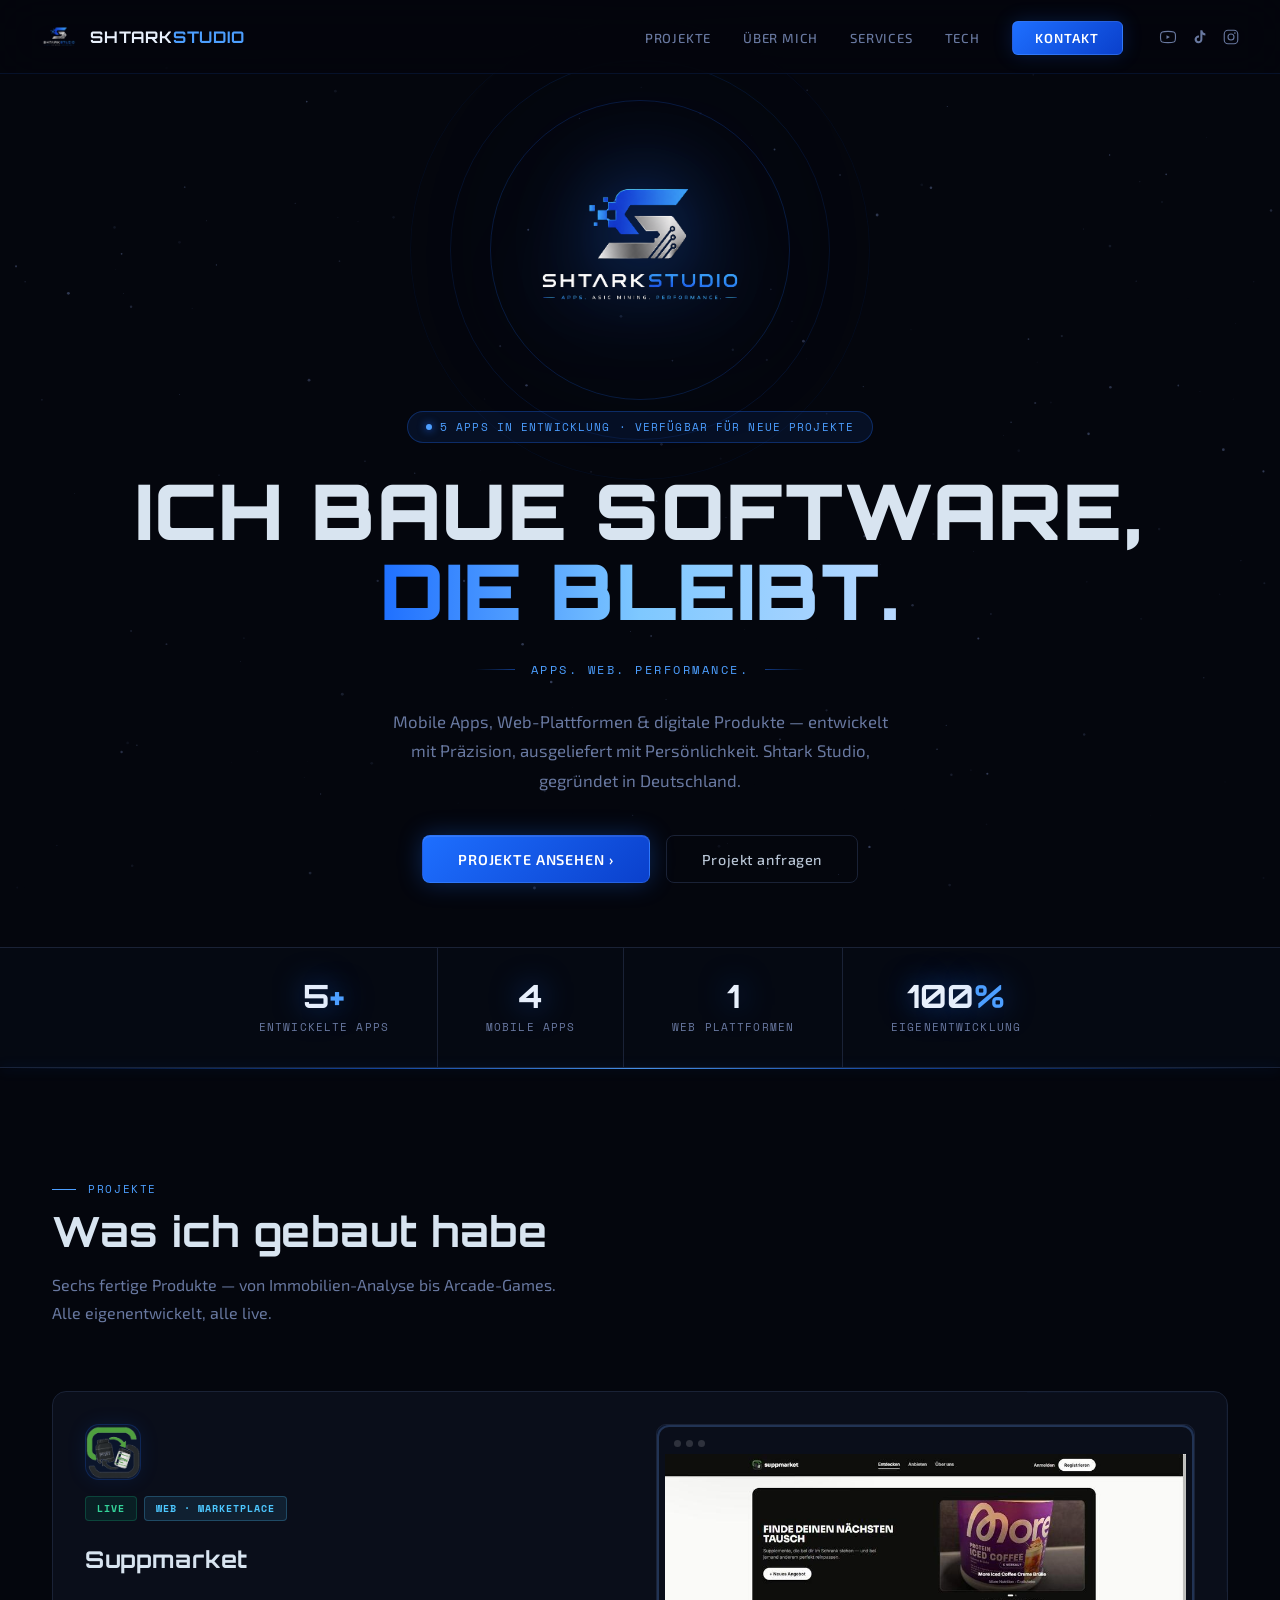
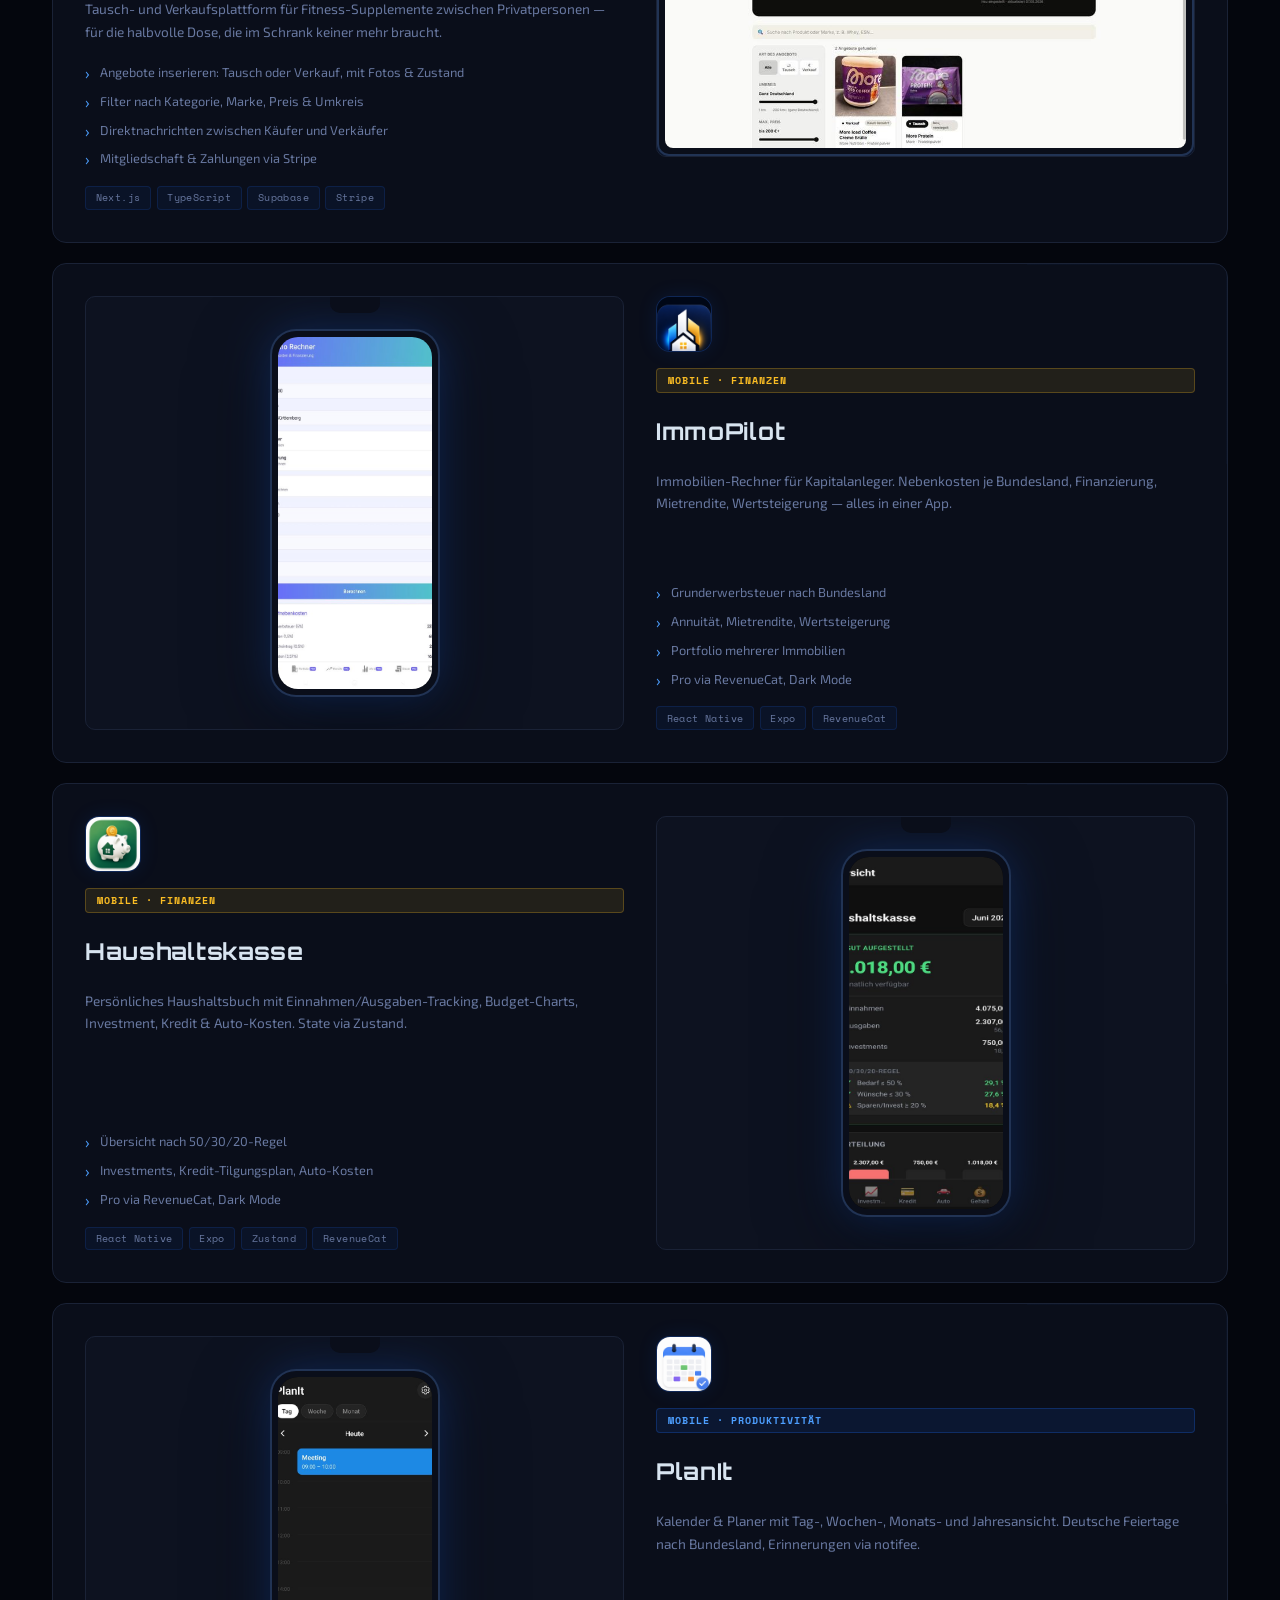
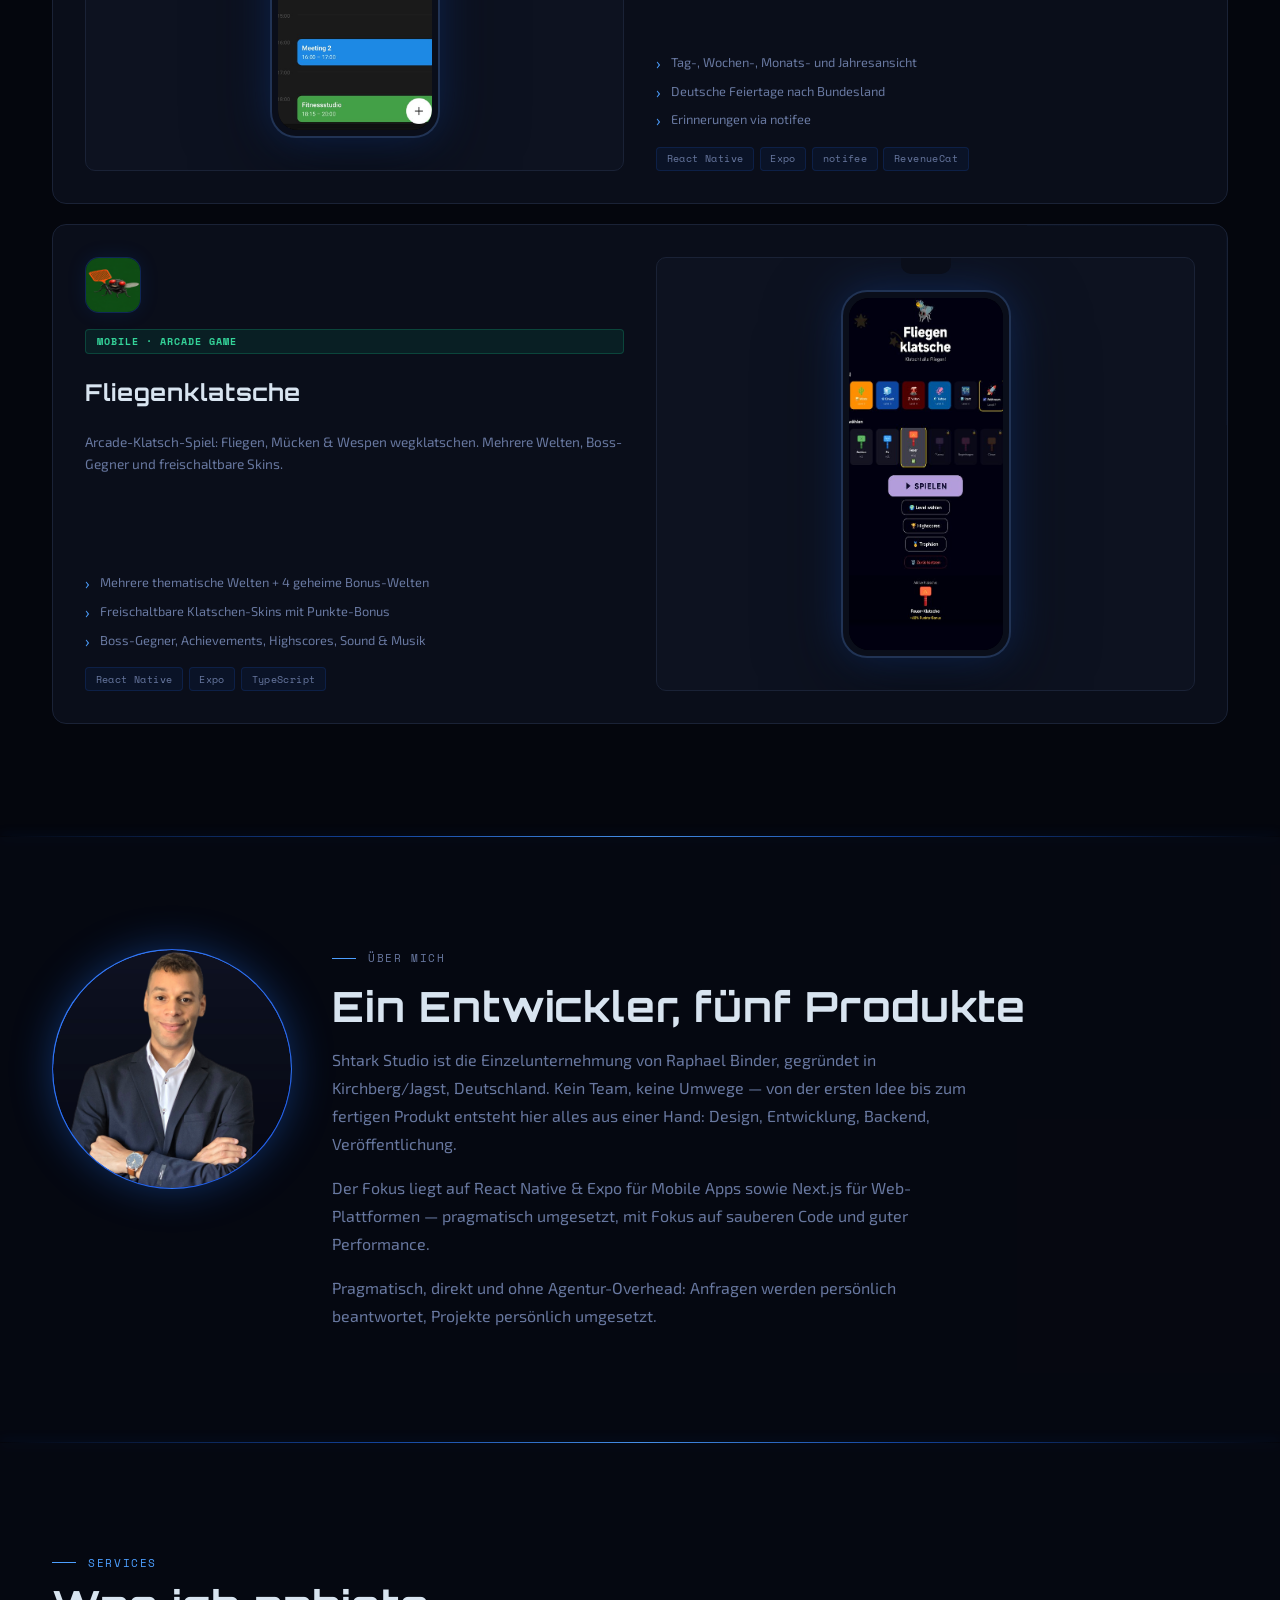
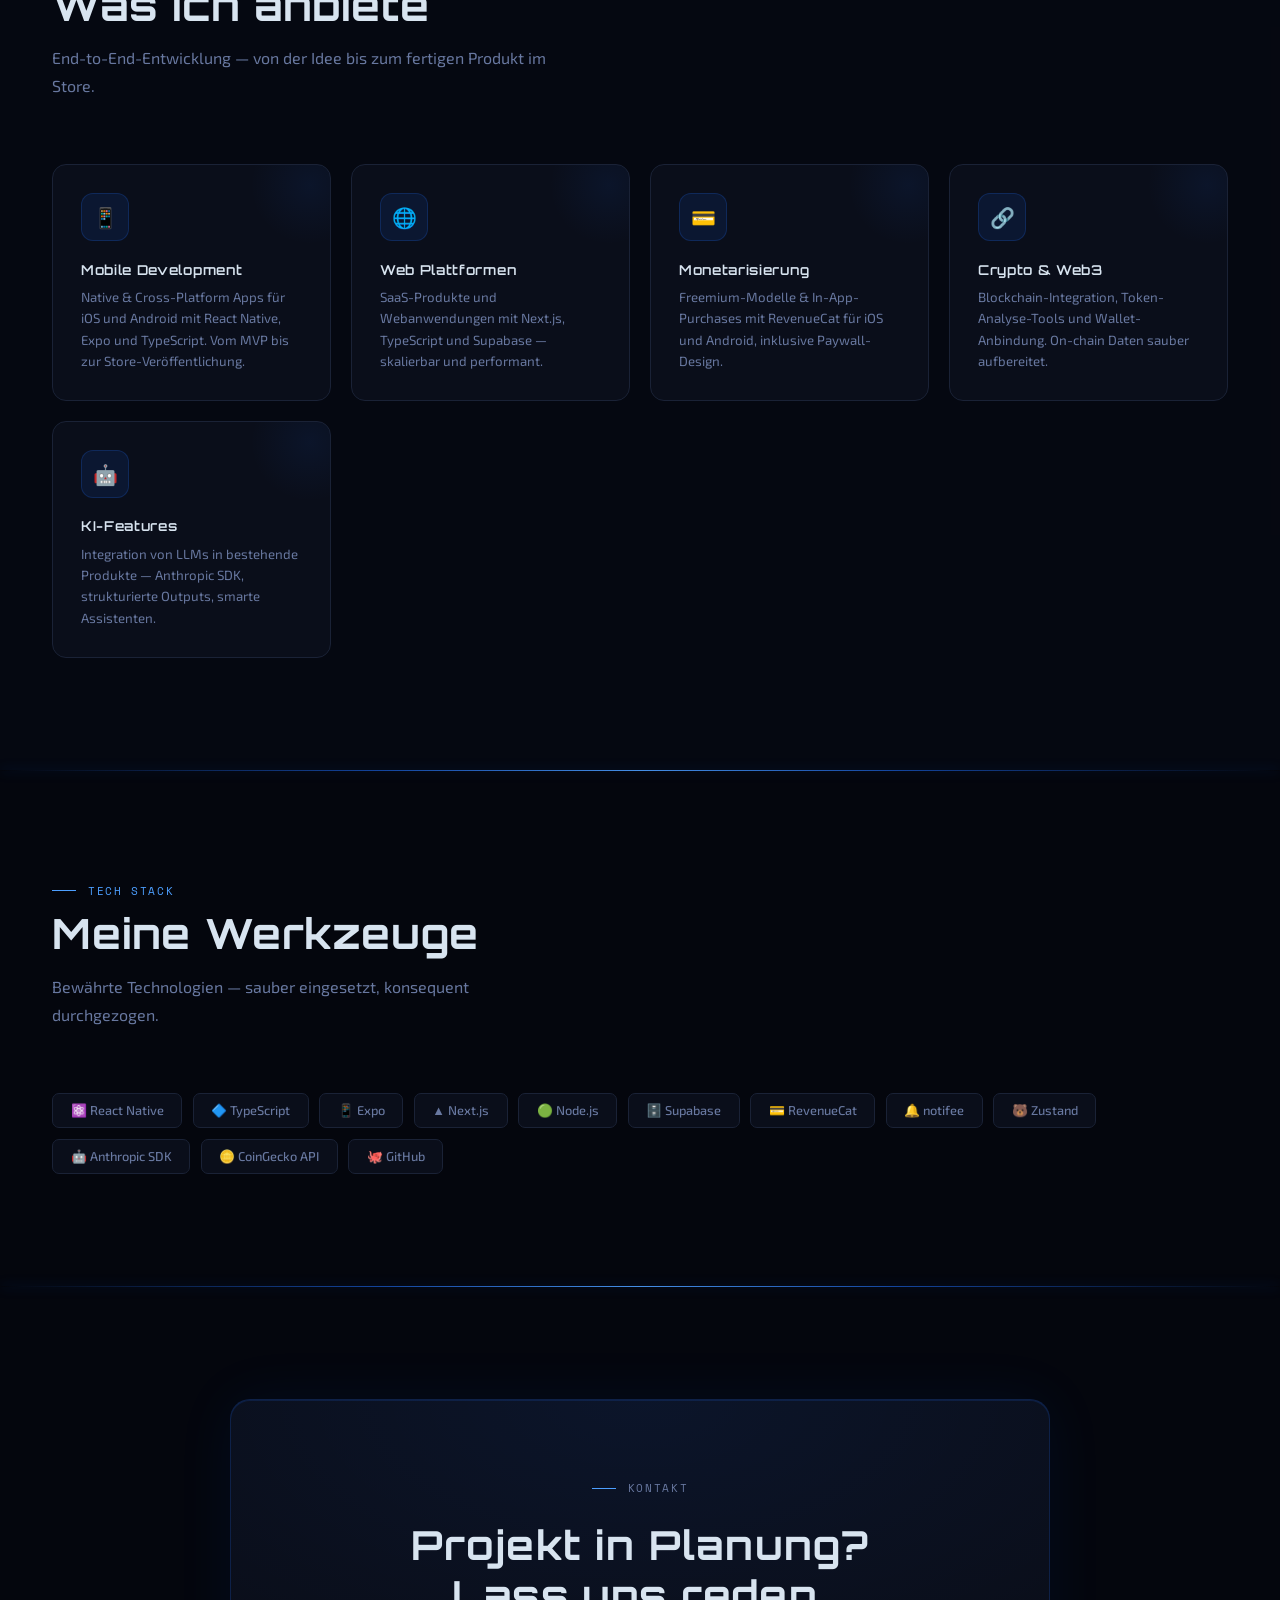
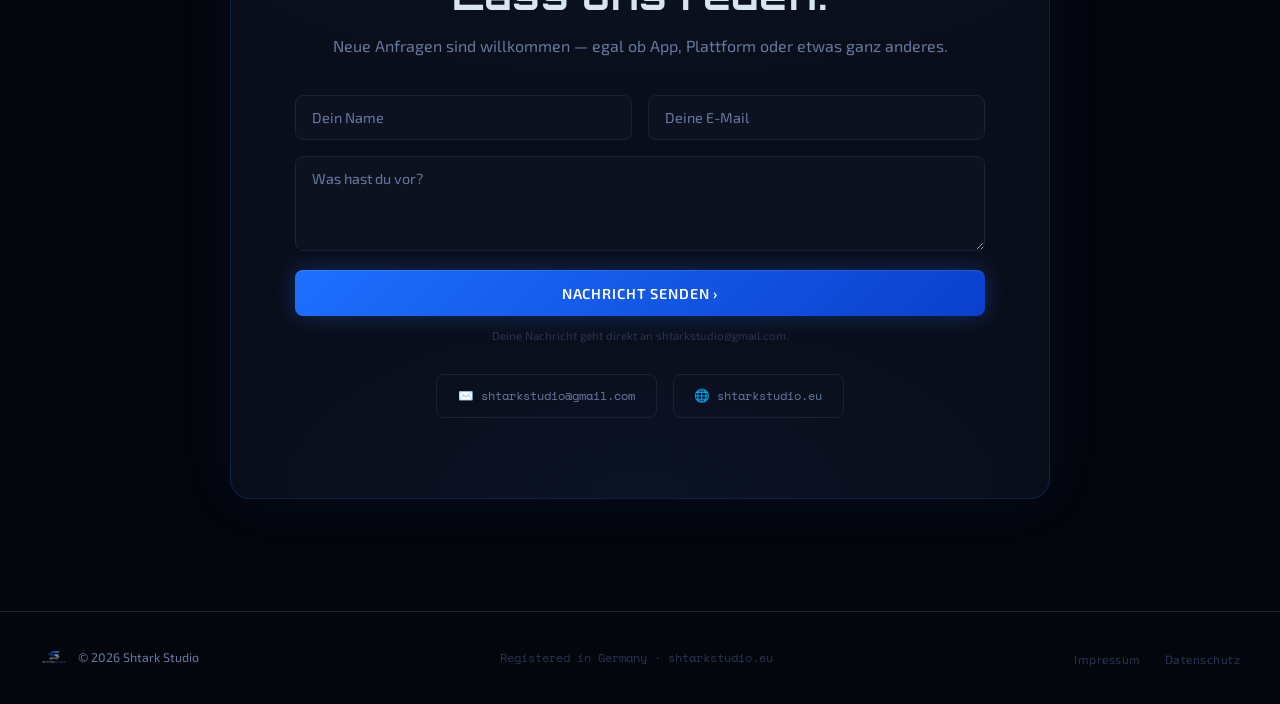
<file: index.html>
<!DOCTYPE html>
<html lang="de">
<head>
<meta charset="UTF-8">
<meta name="viewport" content="width=device-width, initial-scale=1.0">
<title>Shtark Studio — Apps. Web. Performance.</title>
<meta name="description" content="Shtark Studio entwickelt Mobile Apps, Web-Plattformen und digitale Produkte – von der Idee bis zur Veröffentlichung. Eigenentwicklung aus Deutschland.">
<link rel="canonical" href="https://shtarkstudio.eu/">
<link rel="icon" type="image/png" href="shtarkstudio.png">
<meta name="theme-color" content="#04060D">

<meta property="og:site_name" content="Shtark Studio">
<meta property="og:title" content="Shtark Studio — Apps. Web. Performance.">
<meta property="og:description" content="Mobile Apps, Web-Plattformen & digitale Produkte — entwickelt mit Präzision, ausgeliefert mit Persönlichkeit.">
<meta property="og:type" content="website">
<meta property="og:url" content="https://shtarkstudio.eu/">
<meta property="og:image" content="https://shtarkstudio.eu/shtarkstudio_banner.png">
<meta property="og:locale" content="de_DE">
<meta name="twitter:card" content="summary_large_image">
<meta name="twitter:title" content="Shtark Studio — Apps. Web. Performance.">
<meta name="twitter:description" content="Mobile Apps, Web-Plattformen & digitale Produkte — entwickelt mit Präzision, ausgeliefert mit Persönlichkeit.">
<meta name="twitter:image" content="https://shtarkstudio.eu/shtarkstudio_banner.png">

<style>
@font-face{font-family:'Orbitron';font-style:normal;font-weight:400 900;font-display:swap;src:url('fonts/orbitron.woff2') format('woff2');}
@font-face{font-family:'Exo 2';font-style:normal;font-weight:300 600;font-display:swap;src:url('fonts/exo2.woff2') format('woff2');}
@font-face{font-family:'Space Mono';font-style:normal;font-weight:400;font-display:swap;src:url('fonts/spacemono-regular.woff2') format('woff2');}
@font-face{font-family:'Space Mono';font-style:normal;font-weight:700;font-display:swap;src:url('fonts/spacemono-bold.woff2') format('woff2');}
*,*::before,*::after{box-sizing:border-box;margin:0;padding:0;}
:root{
  --bg:#04060D;
  --bg2:#070A14;
  --card:#0A0E1A;
  --card2:#0D1220;
  --border:#1A2236;
  --blue:#1E6FFF;
  --blue2:#4D9FFF;
  --blue-glow:#1E6FFF;
  --silver:#B8C4D4;
  --silver2:#D8E4F0;
  --text:#E8F0FC;
  --muted:#6878A0;
  --dim:#2A3450;
  --r:14px;
}
html{scroll-behavior:smooth;}
body{background:var(--bg);color:var(--text);font-family:'Exo 2',sans-serif;font-size:16px;overflow-x:hidden;}

/* ── CANVAS LAYERS ── */
#c-stars,#c-circuit{position:fixed;inset:0;pointer-events:none;z-index:0;}
#c-circuit{z-index:1;}

/* ── NAV ── */
nav{
  position:fixed;top:0;left:0;right:0;z-index:200;
  padding:1.1rem 2.5rem;
  display:flex;align-items:center;justify-content:space-between;
  backdrop-filter:blur(24px);
  background:rgba(4,6,13,0.82);
  border-bottom:1px solid rgba(30,111,255,0.12);
}
.nav-logo{display:flex;align-items:center;gap:0.75rem;text-decoration:none;}
.nav-logo img{height:38px;width:38px;object-fit:contain;}
.nav-logo-text{
  font-family:'Orbitron',sans-serif;
  font-size:1rem;font-weight:700;
  color:var(--text);letter-spacing:0.05em;
}
.nav-logo-text span{color:var(--blue2);}
.nav-links{display:flex;align-items:center;gap:2rem;list-style:none;}
.nav-links a{
  color:var(--muted);text-decoration:none;
  font-size:0.82rem;font-weight:500;letter-spacing:0.06em;text-transform:uppercase;
  transition:color 0.2s;
}
.nav-links a:hover{color:var(--blue2);}
.nav-cta{
  background:linear-gradient(135deg,#1E6FFF,#0A40CC);
  color:white!important;
  padding:0.5rem 1.4rem;border-radius:6px;
  font-weight:600!important;letter-spacing:0.08em!important;
  border:1px solid rgba(100,160,255,0.3);
  transition:all 0.2s!important;box-shadow:0 0 20px rgba(30,111,255,0.2);
}
.nav-cta:hover{box-shadow:0 0 30px rgba(30,111,255,0.45)!important;transform:translateY(-1px);}

.nav-social{display:flex;gap:0.85rem;align-items:center;margin-left:0.25rem;}
.nav-social a{color:var(--muted);display:flex;transition:color 0.2s;}
.nav-social a:hover{color:var(--blue2);}
.nav-social svg{width:18px;height:18px;}

.nav-toggle{
  display:none;flex-direction:column;justify-content:center;gap:5px;
  width:36px;height:36px;background:transparent;border:none;cursor:pointer;padding:0;
}
.nav-toggle span{
  width:24px;height:2px;background:var(--silver2);border-radius:1px;
  transition:transform 0.25s,opacity 0.25s;
}
.nav-toggle[aria-expanded="true"] span:nth-child(1){transform:translateY(7px) rotate(45deg);}
.nav-toggle[aria-expanded="true"] span:nth-child(2){opacity:0;}
.nav-toggle[aria-expanded="true"] span:nth-child(3){transform:translateY(-7px) rotate(-45deg);}

/* ── HERO ── */
.hero{
  min-height:100vh;
  display:flex;flex-direction:column;align-items:center;justify-content:center;
  text-align:center;padding:8rem 2rem 4rem;
  position:relative;z-index:10;overflow:hidden;
}
.hero-logo-wrap{
  position:relative;margin-bottom:2.5rem;
  display:inline-block;
}
.hero-logo{
  width:clamp(160px,22vw,240px);
  height:clamp(160px,22vw,240px);
  object-fit:contain;
  position:relative;z-index:2;
  filter:drop-shadow(0 0 40px rgba(30,111,255,0.6)) drop-shadow(0 0 80px rgba(30,111,255,0.25));
  animation:logo-float 4s ease-in-out infinite;
}
@keyframes logo-float{
  0%,100%{transform:translateY(0);}
  50%{transform:translateY(-10px);}
}
.hero-logo-ring{
  position:absolute;
  border-radius:50%;
  border:1px solid rgba(30,111,255,0.2);
  animation:ring-pulse 3s ease-in-out infinite;
}
.ring1{width:300px;height:300px;top:50%;left:50%;transform:translate(-50%,-50%);}
.ring2{width:380px;height:380px;top:50%;left:50%;transform:translate(-50%,-50%);animation-delay:0.5s;border-color:rgba(30,111,255,0.12);}
.ring3{width:460px;height:460px;top:50%;left:50%;transform:translate(-50%,-50%);animation-delay:1s;border-color:rgba(30,111,255,0.06);}
@keyframes ring-pulse{
  0%,100%{opacity:0.6;transform:translate(-50%,-50%) scale(1);}
  50%{opacity:1;transform:translate(-50%,-50%) scale(1.04);}
}

.hero-badge{
  display:inline-flex;align-items:center;gap:0.5rem;
  background:rgba(30,111,255,0.1);
  border:1px solid rgba(30,111,255,0.3);
  color:var(--blue2);
  font-family:'Space Mono',monospace;
  font-size:0.7rem;letter-spacing:0.1em;text-transform:uppercase;
  padding:0.4rem 1.1rem;border-radius:100px;
  margin-bottom:1.75rem;
}
.badge-dot{width:6px;height:6px;background:#4D9FFF;border-radius:50%;animation:blink 2s ease-in-out infinite;box-shadow:0 0 8px #1E6FFF;}
@keyframes blink{0%,100%{opacity:1;}50%{opacity:0.2;}}

.hero h1{
  font-family:'Orbitron',sans-serif;
  font-size:clamp(2.2rem,6vw,5rem);
  font-weight:900;
  line-height:1.05;
  letter-spacing:0.02em;
  margin-bottom:0.5rem;
}
.h1-white{color:var(--silver2);}
.h1-blue{
  background:linear-gradient(90deg,#1E6FFF 0%,#7EC8FF 50%,#B8D8FF 100%);
  -webkit-background-clip:text;-webkit-text-fill-color:transparent;background-clip:text;
}
.hero-tagline{
  font-family:'Space Mono',monospace;
  font-size:0.78rem;letter-spacing:0.2em;
  color:var(--blue2);text-transform:uppercase;
  margin:1.25rem 0 1.75rem;
  display:flex;align-items:center;justify-content:center;gap:1rem;
}
.hero-tagline::before,.hero-tagline::after{
  content:'';display:block;width:40px;height:1px;background:linear-gradient(90deg,transparent,rgba(30,111,255,0.5));
}
.hero-tagline::after{background:linear-gradient(90deg,rgba(30,111,255,0.5),transparent);}

.hero-sub{
  font-size:1.05rem;color:var(--muted);
  max-width:520px;margin:0 auto 2.5rem;line-height:1.75;
}
.hero-actions{display:flex;gap:1rem;align-items:center;justify-content:center;flex-wrap:wrap;}

.btn-primary{
  background:linear-gradient(135deg,#1E6FFF,#0A40CC);
  color:white;padding:0.9rem 2.2rem;border-radius:8px;
  font-weight:600;font-size:0.9rem;letter-spacing:0.06em;text-transform:uppercase;
  text-decoration:none;transition:all 0.25s;
  border:1px solid rgba(100,160,255,0.25);
  box-shadow:0 0 25px rgba(30,111,255,0.3),inset 0 1px 0 rgba(255,255,255,0.1);
  display:inline-flex;align-items:center;gap:0.5rem;
}
.btn-primary:hover{box-shadow:0 0 45px rgba(30,111,255,0.55);transform:translateY(-2px);}

.btn-ghost{
  background:transparent;color:var(--silver);
  padding:0.9rem 2.2rem;border-radius:8px;
  font-weight:500;font-size:0.9rem;letter-spacing:0.04em;
  text-decoration:none;transition:all 0.25s;
  border:1px solid var(--border);
}
.btn-ghost:hover{border-color:rgba(30,111,255,0.4);color:var(--blue2);}

/* ── STATS ── */
.stats-bar{
  display:flex;align-items:center;justify-content:center;gap:0px;
  border-top:1px solid var(--border);border-bottom:1px solid var(--border);
  background:rgba(7,10,20,0.8);
  position:relative;z-index:10;flex-wrap:wrap;
}
.stat-item{
  text-align:center;padding:2rem 3rem;
  position:relative;
  border-right:1px solid var(--border);
}
.stat-item:last-child{border-right:none;}
.stat-num{
  font-family:'Orbitron',sans-serif;
  font-size:2rem;font-weight:700;color:var(--text);
  line-height:1;
  text-shadow:0 0 30px rgba(30,111,255,0.5);
}
.stat-num span{color:var(--blue2);}
.stat-label{font-size:0.7rem;color:var(--muted);letter-spacing:0.1em;text-transform:uppercase;margin-top:0.4rem;font-family:'Space Mono',monospace;}

/* ── SECTION WRAPPERS ── */
.section-outer{position:relative;z-index:10;}
.section-outer.alt{background:rgba(7,10,20,0.6);}
.section-inner{max-width:1240px;margin:0 auto;padding:7rem 2rem;}

.section-eyebrow{
  font-family:'Space Mono',monospace;
  font-size:0.68rem;color:var(--blue2);
  letter-spacing:0.15em;text-transform:uppercase;
  margin-bottom:0.75rem;display:flex;align-items:center;gap:0.75rem;
}
.section-eyebrow::before{content:'';display:block;width:24px;height:1px;background:var(--blue2);}

.section-title{
  font-family:'Orbitron',sans-serif;
  font-size:clamp(1.7rem,3.5vw,2.6rem);
  font-weight:700;letter-spacing:0.02em;
  color:var(--silver2);margin-bottom:1rem;line-height:1.1;
}
.section-sub{
  font-size:1rem;color:var(--muted);
  max-width:520px;line-height:1.75;margin-bottom:4rem;
}

/* ── DIVIDER ── */
.glitch-divider{
  height:1px;background:linear-gradient(90deg,transparent,rgba(30,111,255,0.6) 30%,rgba(77,159,255,0.9) 50%,rgba(30,111,255,0.6) 70%,transparent);
  position:relative;z-index:10;box-shadow:0 0 12px rgba(30,111,255,0.4);
}

/* ── PROJECTS ── */
.projects-grid{
  display:grid;
  grid-template-columns:repeat(12,1fr);
  gap:1.25rem;
}

.pcard{
  background:var(--card);
  border:1px solid var(--border);
  border-radius:var(--r);
  padding:2rem;
  position:relative;overflow:hidden;
  text-decoration:none;color:inherit;
  display:flex;flex-direction:column;gap:1rem;
  transition:border-color 0.3s,transform 0.3s,box-shadow 0.3s;
  cursor:default;
}
/* circuit trace top-right decoration */
.pcard::before{
  content:'';position:absolute;
  top:0;right:0;
  width:200px;height:200px;
  background:
    linear-gradient(rgba(30,111,255,0.04),rgba(30,111,255,0.04)) top right/100% 1px no-repeat,
    linear-gradient(rgba(30,111,255,0.04),rgba(30,111,255,0.04)) top right/1px 100% no-repeat;
  pointer-events:none;
  border-radius:0 var(--r) 0 0;
}
.pcard::after{
  content:'';position:absolute;inset:0;
  background:radial-gradient(600px circle at var(--mx,50%) var(--my,50%),rgba(30,111,255,0.06),transparent 40%);
  opacity:0;transition:opacity 0.3s;pointer-events:none;border-radius:var(--r);
}
.pcard:hover{
  border-color:rgba(30,111,255,0.4);
  transform:translateY(-4px);
  box-shadow:0 8px 40px rgba(30,111,255,0.15),0 0 0 1px rgba(30,111,255,0.1);
}
.pcard:hover::after{opacity:1;}

.pcard-feat{grid-column:span 12;}

/* Featured: two-column layout */
.pcard-feat .feat-inner{
  display:grid;grid-template-columns:1fr 1fr;
  gap:2rem;align-items:start;height:100%;
}

.pcard-emoji{
  width:56px;height:56px;
  background:rgba(30,111,255,0.08);
  border:1px solid rgba(30,111,255,0.2);
  border-radius:14px;
  display:grid;place-items:center;font-size:1.5rem;
  flex-shrink:0;overflow:hidden;
  box-shadow:0 0 20px rgba(30,111,255,0.1);
}
.pcard-emoji img{width:100%;height:100%;object-fit:cover;}
.pcard-head{display:flex;align-items:flex-start;justify-content:space-between;gap:1rem;}

.ptag{
  display:inline-flex;align-items:center;gap:0.3rem;
  font-family:'Space Mono',monospace;
  font-size:0.62rem;font-weight:700;letter-spacing:0.1em;text-transform:uppercase;
  padding:0.25rem 0.7rem;border-radius:4px;
}
.ptag-mobile{background:rgba(30,111,255,0.1);color:var(--blue2);border:1px solid rgba(30,111,255,0.25);}
.ptag-web{background:rgba(77,199,255,0.1);color:#4DC7FF;border:1px solid rgba(77,199,255,0.25);}
.ptag-game{background:rgba(16,185,129,0.1);color:#34D399;border:1px solid rgba(16,185,129,0.25);}
.ptag-finance{background:rgba(250,190,36,0.1);color:#FBBD24;border:1px solid rgba(250,190,36,0.25);}
.ptag-wip{background:rgba(249,115,22,0.1);color:#FB923C;border:1px solid rgba(249,115,22,0.25);}
.ptag-live{background:rgba(16,185,129,0.1);color:#34D399;border:1px solid rgba(16,185,129,0.25);}

.pcard h3{
  font-family:'Orbitron',sans-serif;
  font-size:1.15rem;font-weight:700;
  letter-spacing:0.03em;color:var(--silver2);
  margin:0.5rem 0 0.5rem;
}
.pcard-feat h3{font-size:1.45rem;}

.pcard p{font-size:0.85rem;color:var(--muted);line-height:1.65;flex:1;}

.feat-list{list-style:none;display:flex;flex-direction:column;gap:0.5rem;margin-top:0.25rem;}
.feat-list li{
  font-size:0.8rem;color:var(--muted);
  display:flex;align-items:flex-start;gap:0.6rem;line-height:1.45;
}
.feat-list li::before{
  content:'›';color:var(--blue2);flex-shrink:0;
  font-size:1rem;line-height:1.3;
}

.tech-stack{display:flex;flex-wrap:wrap;gap:0.35rem;margin-top:auto;}
.tech-pill{
  font-family:'Space Mono',monospace;font-size:0.62rem;
  background:rgba(30,111,255,0.06);
  border:1px solid rgba(30,111,255,0.15);
  color:var(--muted);padding:0.2rem 0.6rem;border-radius:4px;
  letter-spacing:0.04em;
}

/* visual panel for featured card */
.feat-visual{
  background:var(--card2);
  border:1px solid var(--border);
  border-radius:10px;
  overflow:hidden;
  position:relative;
  display:flex;align-items:center;justify-content:center;
  min-height:200px;
}
.feat-visual svg{width:100%;height:100%;}

/* phone mockup */
.phone-mockup{
  padding:2rem 0;
  animation:phone-float 4.5s ease-in-out infinite;
  filter:drop-shadow(0 25px 35px rgba(0,0,0,0.5));
}
.phone-frame{
  width:170px;aspect-ratio:9/19.5;
  background:var(--card);padding:6px;border-radius:26px;
  border:2px solid rgba(100,160,255,0.25);
  box-shadow:0 0 45px rgba(30,111,255,0.25);
  transition:transform 0.4s ease;
}
.feat-visual:hover .phone-frame{transform:scale(1.04);}
.phone-screen-wrap{
  position:relative;width:100%;height:100%;
  border-radius:20px;overflow:hidden;background:#000;
}
.phone-notch{
  position:absolute;top:0;left:50%;transform:translateX(-50%);
  width:50px;height:16px;background:var(--card);
  border-radius:0 0 10px 10px;z-index:2;
}
.phone-screen{width:100%;height:100%;object-fit:cover;object-position:top;display:block;}
@keyframes phone-float{0%,100%{transform:translateY(0);}50%{transform:translateY(-14px);}}

/* browser mockup (for web platforms) */
.browser-mockup{
  width:100%;
  animation:phone-float 4.5s ease-in-out infinite;
  filter:drop-shadow(0 25px 35px rgba(0,0,0,0.5));
}
.browser-frame{
  width:100%;
  background:var(--card);padding:6px;border-radius:12px;
  border:2px solid rgba(100,160,255,0.25);
  box-shadow:0 0 45px rgba(30,111,255,0.25);
  transition:transform 0.4s ease;
}
.feat-visual:hover .browser-frame{transform:scale(1.04);}
.browser-topbar{display:flex;align-items:center;gap:5px;padding:7px 9px;}
.browser-dot{width:7px;height:7px;border-radius:50%;background:rgba(255,255,255,0.15);}
.browser-screen-wrap{position:relative;width:100%;border-radius:0 0 8px 8px;overflow:hidden;background:#000;}
.browser-screen{width:100%;display:block;object-fit:cover;object-position:top;}

/* ── ABOUT ── */
.about-wrap{display:flex;gap:2.5rem;align-items:flex-start;flex-wrap:wrap;}
.about-avatar{
  width:240px;height:240px;flex-shrink:0;border-radius:50%;
  background:linear-gradient(135deg,#1E6FFF,#0A40CC);
  display:grid;place-items:center;
  font-family:'Orbitron',sans-serif;font-size:1.6rem;font-weight:700;color:#fff;
  letter-spacing:0.05em;
  box-shadow:0 0 40px rgba(30,111,255,0.35),inset 0 1px 0 rgba(255,255,255,0.15);
  border:1px solid rgba(100,160,255,0.3);
  overflow:hidden;
}
.about-avatar img{width:100%;height:100%;object-fit:cover;border-radius:50%;}
@media (max-width:600px){
  .about-avatar{width:170px;height:170px;margin:0 auto;}
}
.about-body{flex:1;min-width:260px;}
.about-body p{color:var(--muted);line-height:1.75;margin-bottom:1rem;max-width:640px;}
.about-body p:last-child{margin-bottom:0;}

/* ── SERVICES ── */
.svc-grid{display:grid;grid-template-columns:repeat(auto-fill,minmax(240px,1fr));gap:1.25rem;}
.svc-card{
  background:var(--card);border:1px solid var(--border);
  border-radius:var(--r);padding:1.75rem;
  transition:border-color 0.2s,box-shadow 0.2s;
  position:relative;overflow:hidden;
}
.svc-card::before{
  content:'';position:absolute;top:-40px;right:-40px;
  width:120px;height:120px;
  background:radial-gradient(circle,rgba(30,111,255,0.07) 0%,transparent 70%);
  pointer-events:none;
}
.svc-card:hover{border-color:rgba(30,111,255,0.3);box-shadow:0 4px 30px rgba(30,111,255,0.08);}
.svc-icon{
  width:48px;height:48px;
  background:rgba(30,111,255,0.1);
  border:1px solid rgba(30,111,255,0.2);
  border-radius:12px;
  display:grid;place-items:center;font-size:1.25rem;margin-bottom:1.2rem;
}
.svc-card h4{font-family:'Orbitron',sans-serif;font-size:0.85rem;font-weight:600;letter-spacing:0.05em;color:var(--silver2);margin-bottom:0.6rem;}
.svc-card p{font-size:0.83rem;color:var(--muted);line-height:1.6;}

/* ── TECH BADGES ── */
.tech-wall{display:flex;flex-wrap:wrap;gap:0.65rem;margin-top:2rem;}
.tw-badge{
  display:flex;align-items:center;gap:0.5rem;
  background:var(--card);
  border:1px solid var(--border);
  padding:0.55rem 1.1rem;border-radius:7px;
  font-size:0.8rem;font-weight:500;color:var(--muted);
  transition:all 0.2s;font-family:'Exo 2',sans-serif;
}
.tw-badge:hover{border-color:rgba(30,111,255,0.4);color:var(--blue2);box-shadow:0 0 12px rgba(30,111,255,0.1);}

/* ── CONTACT ── */
.contact-box{
  background:var(--card);border:1px solid rgba(30,111,255,0.2);
  border-radius:20px;padding:5rem 4rem;text-align:center;
  position:relative;overflow:hidden;max-width:820px;margin:0 auto;
  box-shadow:0 0 60px rgba(30,111,255,0.07),inset 0 1px 0 rgba(30,111,255,0.15);
}
.contact-box::before{
  content:'';position:absolute;inset:0;
  background:
    radial-gradient(ellipse 600px 300px at 50% 0%,rgba(30,111,255,0.07) 0%,transparent 100%),
    radial-gradient(ellipse 400px 200px at 50% 100%,rgba(30,111,255,0.05) 0%,transparent 100%);
  pointer-events:none;
}
.contact-box h2{
  font-family:'Orbitron',sans-serif;
  font-size:clamp(1.6rem,4vw,2.5rem);font-weight:700;
  letter-spacing:0.03em;color:var(--silver2);
  margin-bottom:1rem;position:relative;z-index:1;
}
.contact-box>p{color:var(--muted);margin-bottom:2.5rem;position:relative;z-index:1;}
.contact-links{display:flex;gap:1rem;justify-content:center;flex-wrap:wrap;position:relative;z-index:1;}
.clink{
  display:flex;align-items:center;gap:0.5rem;
  color:var(--muted);text-decoration:none;font-size:0.88rem;
  padding:0.7rem 1.3rem;border-radius:8px;
  border:1px solid var(--border);transition:all 0.2s;
  font-family:'Space Mono',monospace;font-size:0.78rem;
}
.clink:hover{color:var(--blue2);border-color:rgba(30,111,255,0.4);box-shadow:0 0 20px rgba(30,111,255,0.1);}

.contact-form{position:relative;z-index:1;margin-bottom:2rem;text-align:left;}
.form-row{display:flex;gap:1rem;flex-wrap:wrap;}
.form-row input{flex:1;min-width:180px;}
.contact-form input,.contact-form textarea{
  width:100%;background:var(--card2);border:1px solid var(--border);
  border-radius:8px;padding:0.8rem 1rem;color:var(--text);
  font-family:'Exo 2',sans-serif;font-size:0.9rem;
  margin-bottom:1rem;resize:vertical;transition:border-color 0.2s;
}
.contact-form input:focus,.contact-form textarea:focus{outline:none;border-color:rgba(30,111,255,0.5);}
.contact-form input::placeholder,.contact-form textarea::placeholder{color:var(--muted);}
.contact-form button.btn-primary{border:none;cursor:pointer;font-family:inherit;width:100%;justify-content:center;}
.form-hint{font-size:0.72rem;color:var(--dim);margin-top:0.75rem;margin-bottom:0;text-align:center;}
.hp-field{position:absolute;left:-9999px;width:1px;height:1px;opacity:0;}

/* ── FOOTER ── */
footer{
  border-top:1px solid var(--border);padding:2rem 2.5rem;
  display:flex;align-items:center;justify-content:space-between;
  position:relative;z-index:10;
}
.footer-logo{display:flex;align-items:center;gap:0.6rem;text-decoration:none;}
.footer-logo img{height:28px;object-fit:contain;opacity:0.7;}
footer p{font-size:0.75rem;color:var(--dim);font-family:'Space Mono',monospace;}
.footer-links{display:flex;gap:1.5rem;list-style:none;}
.footer-links a{font-size:0.75rem;color:var(--dim);text-decoration:none;transition:color 0.2s;letter-spacing:0.04em;}
.footer-links a:hover{color:var(--muted);}

/* ── REVEAL ── */
.reveal{opacity:0;transform:translateY(22px);transition:opacity 0.6s ease,transform 0.6s ease;}
.reveal.visible{opacity:1;transform:translateY(0);}

@media(max-width:900px){
  .pcard-feat .feat-inner{grid-template-columns:1fr;}
  .nav-toggle{display:flex;}
  .nav-links{
    position:absolute;top:100%;left:0;right:0;
    flex-direction:column;align-items:stretch;gap:0;
    background:rgba(4,6,13,0.97);backdrop-filter:blur(24px);
    border-bottom:1px solid rgba(30,111,255,0.15);
    padding:0.5rem 2.5rem 1.5rem;
    opacity:0;transform:translateY(-12px);pointer-events:none;
    transition:opacity 0.25s,transform 0.25s;
  }
  .nav-links.open{opacity:1;transform:translateY(0);pointer-events:auto;}
  .nav-links li{width:100%;}
  .nav-links a{display:block;padding:0.85rem 0;}
  .nav-links .nav-cta{display:inline-flex;margin:0.5rem 0 0.75rem;}
  .nav-links .nav-social{
    display:flex;width:auto;padding:1rem 0 0.5rem;margin-top:0.5rem;
    border-top:1px solid var(--border);
  }
  .nav-links .nav-social a{display:flex;padding:0;}
  .stat-item{border-right:none;border-bottom:1px solid var(--border);}
  .stat-item:last-child{border-bottom:none;}
  footer{flex-direction:column;gap:1rem;text-align:center;}
  .contact-box{padding:3rem 1.5rem;}
}
</style>
</head>
<body>

<canvas id="c-stars"></canvas>
<canvas id="c-circuit"></canvas>

<!-- ══ NAV ══ -->
<nav>
  <a href="#" class="nav-logo">
    <img src="shtarkstudio.png" alt="Shtark Studio Logo">
    <span class="nav-logo-text">SHTARK<span>STUDIO</span></span>
  </a>
  <button class="nav-toggle" id="navToggle" aria-label="Menü öffnen" aria-expanded="false" aria-controls="navLinks">
    <span></span><span></span><span></span>
  </button>
  <ul class="nav-links" id="navLinks">
    <li><a href="#projects">Projekte</a></li>
    <li><a href="#about">Über mich</a></li>
    <li><a href="#services">Services</a></li>
    <li><a href="#tech">Tech</a></li>
    <li><a href="#contact" class="nav-cta">Kontakt</a></li>
    <li class="nav-social">
      <a href="https://www.youtube.com/@Shtarkstudio" target="_blank" rel="noopener" aria-label="YouTube">
        <svg viewBox="0 0 24 24" fill="none"><path d="M22 12c0-2.5-.2-4-.6-4.9-.4-.8-1-1.4-1.8-1.8C18.4 4.8 15.8 4.5 12 4.5s-6.4.3-7.6.8c-.8.4-1.4 1-1.8 1.8C2.2 8 2 9.5 2 12s.2 4 .6 4.9c.4.8 1 1.4 1.8 1.8 1.2.5 3.8.8 7.6.8s6.4-.3 7.6-.8c.8-.4 1.4-1 1.8-1.8.4-.9.6-2.4.6-4.9Z" stroke="currentColor" stroke-width="1.5"/><path d="M10 9.5v5l4.5-2.5L10 9.5Z" fill="currentColor"/></svg>
      </a>
      <a href="https://www.tiktok.com/@shtarkstudio" target="_blank" rel="noopener" aria-label="TikTok">
        <svg viewBox="0 0 24 24" fill="none"><path d="M16.5 3c.3 2.3 1.8 4 4 4.3v2.7c-1.5 0-2.9-.4-4-1.2v6.4a5.2 5.2 0 1 1-4.5-5.1v2.8a2.4 2.4 0 1 0 1.8 2.3V3h2.7Z" fill="currentColor"/></svg>
      </a>
      <a href="https://www.instagram.com/shtarkstudio/" target="_blank" rel="noopener" aria-label="Instagram">
        <svg viewBox="0 0 24 24" fill="none"><rect x="3" y="3" width="18" height="18" rx="5" stroke="currentColor" stroke-width="1.5"/><circle cx="12" cy="12" r="4" stroke="currentColor" stroke-width="1.5"/><circle cx="17.2" cy="6.8" r="1.1" fill="currentColor"/></svg>
      </a>
    </li>
  </ul>
</nav>

<!-- ══ HERO ══ -->
<section class="hero">
  <div class="hero-logo-wrap">
    <div class="hero-logo-ring ring1"></div>
    <div class="hero-logo-ring ring2"></div>
    <div class="hero-logo-ring ring3"></div>
    <img src="shtarkstudio.png" alt="Shtark Studio" class="hero-logo">
  </div>

  <div class="hero-badge">
    <span class="badge-dot"></span>
    5 Apps in Entwicklung · Verfügbar für neue Projekte
  </div>

  <h1>
    <span class="h1-white">ICH BAUE SOFTWARE,</span><br>
    <span class="h1-blue">DIE BLEIBT.</span>
  </h1>

  <div class="hero-tagline">Apps. Web. Performance.</div>

  <p class="hero-sub">
    Mobile Apps, Web-Plattformen & digitale Produkte — entwickelt mit Präzision, ausgeliefert mit Persönlichkeit. Shtark Studio, gegründet in Deutschland.
  </p>

  <div class="hero-actions">
    <a href="#projects" class="btn-primary">Projekte ansehen ›</a>
    <a href="#contact" class="btn-ghost">Projekt anfragen</a>
  </div>
</section>

<!-- ══ STATS ══ -->
<div class="stats-bar">
  <div class="stat-item">
    <div class="stat-num">5<span>+</span></div>
    <div class="stat-label">Entwickelte Apps</div>
  </div>
  <div class="stat-item">
    <div class="stat-num">4</div>
    <div class="stat-label">Mobile Apps</div>
  </div>
  <div class="stat-item">
    <div class="stat-num">1</div>
    <div class="stat-label">Web Plattformen</div>
  </div>
  <div class="stat-item">
    <div class="stat-num">100<span>%</span></div>
    <div class="stat-label">Eigenentwicklung</div>
  </div>
</div>

<div class="glitch-divider"></div>

<!-- ══ PROJECTS ══ -->
<div class="section-outer" id="projects">
  <div class="section-inner">
    <div class="reveal">
      <p class="section-eyebrow">Projekte</p>
      <h2 class="section-title">Was ich gebaut habe</h2>
      <p class="section-sub">Sechs fertige Produkte — von Immobilien-Analyse bis Arcade-Games. Alle eigenentwickelt, alle live.</p>
    </div>

    <div class="projects-grid">

      <!-- Suppmarket FEATURED -->
      <a href="https://suppmarket.de" target="_blank" rel="noopener" class="pcard pcard-feat reveal" style="cursor:pointer;">
        <div class="feat-inner">
          <div style="display:flex;flex-direction:column;gap:1rem;height:100%;">
            <div class="pcard-head">
              <div class="pcard-emoji"><img src="logos/suppmarket.png" alt="Suppmarket Logo"></div>
            </div>
            <div style="display:flex;gap:0.4rem;flex-wrap:wrap;">
              <span class="ptag ptag-live">Live</span>
              <span class="ptag ptag-web">Web · Marketplace</span>
            </div>
            <h3>Suppmarket</h3>
            <p>Tausch- und Verkaufsplattform für Fitness-Supplemente zwischen Privatpersonen — für die halbvolle Dose, die im Schrank keiner mehr braucht.</p>
            <ul class="feat-list">
              <li>Angebote inserieren: Tausch oder Verkauf, mit Fotos & Zustand</li>
              <li>Filter nach Kategorie, Marke, Preis & Umkreis</li>
              <li>Direktnachrichten zwischen Käufer und Verkäufer</li>
              <li>Mitgliedschaft & Zahlungen via Stripe</li>
            </ul>
            <div class="tech-stack" style="margin-top:auto;">
              <span class="tech-pill">Next.js</span>
              <span class="tech-pill">TypeScript</span>
              <span class="tech-pill">Supabase</span>
              <span class="tech-pill">Stripe</span>
            </div>
          </div>
          <!-- BROWSER VISUAL -->
          <div class="feat-visual">
            <div class="browser-mockup">
              <div class="browser-frame">
                <div class="browser-topbar">
                  <span class="browser-dot"></span><span class="browser-dot"></span><span class="browser-dot"></span>
                </div>
                <div class="browser-screen-wrap">
                  <img src="screenshots/suppmarket.jpg" alt="Suppmarket Screenshot" class="browser-screen">
                </div>
              </div>
            </div>
          </div>
        </div>
      </a>

      <!-- ImmoPilot -->
      <a href="https://play.google.com/store/apps/details?id=com.immopilot.app" target="_blank" rel="noopener" class="pcard pcard-feat reveal" style="cursor:pointer;">
        <div class="feat-inner">
          <!-- PHONE VISUAL -->
          <div class="feat-visual">
            <div class="phone-mockup">
              <div class="phone-frame">
                <div class="phone-notch"></div>
                <div class="phone-screen-wrap">
                  <img src="screenshots/immopilot.jpg" alt="ImmoPilot App Screenshot" class="phone-screen">
                </div>
              </div>
            </div>
          </div>
          <div style="display:flex;flex-direction:column;gap:1rem;height:100%;">
            <div class="pcard-head">
              <div class="pcard-emoji"><img src="logos/immopilot.png" alt="ImmoPilot Logo"></div>
            </div>
            <span class="ptag ptag-finance">Mobile · Finanzen</span>
            <h3>ImmoPilot</h3>
            <p>Immobilien-Rechner für Kapitalanleger. Nebenkosten je Bundesland, Finanzierung, Mietrendite, Wertsteigerung — alles in einer App.</p>
            <ul class="feat-list">
              <li>Grunderwerbsteuer nach Bundesland</li>
              <li>Annuität, Mietrendite, Wertsteigerung</li>
              <li>Portfolio mehrerer Immobilien</li>
              <li>Pro via RevenueCat, Dark Mode</li>
            </ul>
            <div class="tech-stack" style="margin-top:auto;">
              <span class="tech-pill">React Native</span>
              <span class="tech-pill">Expo</span>
              <span class="tech-pill">RevenueCat</span>
            </div>
          </div>
        </div>
      </a>

      <!-- Haushaltskasse -->
      <a href="https://play.google.com/store/apps/details?id=de.haushaltskasse.app" target="_blank" rel="noopener" class="pcard pcard-feat reveal" style="cursor:pointer;">
        <div class="feat-inner">
          <div style="display:flex;flex-direction:column;gap:1rem;height:100%;">
            <div class="pcard-head">
              <div class="pcard-emoji"><img src="logos/haushaltskasse.png" alt="Haushaltskasse Logo"></div>
            </div>
            <span class="ptag ptag-finance">Mobile · Finanzen</span>
            <h3>Haushaltskasse</h3>
            <p>Persönliches Haushaltsbuch mit Einnahmen/Ausgaben-Tracking, Budget-Charts, Investment, Kredit & Auto-Kosten. State via Zustand.</p>
            <ul class="feat-list">
              <li>Übersicht nach 50/30/20-Regel</li>
              <li>Investments, Kredit-Tilgungsplan, Auto-Kosten</li>
              <li>Pro via RevenueCat, Dark Mode</li>
            </ul>
            <div class="tech-stack" style="margin-top:auto;">
              <span class="tech-pill">React Native</span>
              <span class="tech-pill">Expo</span>
              <span class="tech-pill">Zustand</span>
              <span class="tech-pill">RevenueCat</span>
            </div>
          </div>
          <!-- PHONE VISUAL -->
          <div class="feat-visual">
            <div class="phone-mockup">
              <div class="phone-frame">
                <div class="phone-notch"></div>
                <div class="phone-screen-wrap">
                  <img src="screenshots/haushaltskasse.jpg" alt="Haushaltskasse App Screenshot" class="phone-screen">
                </div>
              </div>
            </div>
          </div>
        </div>
      </a>

      <!-- PlanIt -->
      <a href="https://play.google.com/store/apps/details?id=com.shtarkstudio.planit" target="_blank" rel="noopener" class="pcard pcard-feat reveal" style="cursor:pointer;">
        <div class="feat-inner">
          <!-- PHONE VISUAL -->
          <div class="feat-visual">
            <div class="phone-mockup">
              <div class="phone-frame">
                <div class="phone-notch"></div>
                <div class="phone-screen-wrap">
                  <img src="screenshots/planit.jpg" alt="PlanIt App Screenshot" class="phone-screen">
                </div>
              </div>
            </div>
          </div>
          <div style="display:flex;flex-direction:column;gap:1rem;height:100%;">
            <div class="pcard-head">
              <div class="pcard-emoji"><img src="logos/planit.png" alt="PlanIt Logo"></div>
            </div>
            <span class="ptag ptag-mobile">Mobile · Produktivität</span>
            <h3>PlanIt</h3>
            <p>Kalender & Planer mit Tag-, Wochen-, Monats- und Jahresansicht. Deutsche Feiertage nach Bundesland, Erinnerungen via notifee.</p>
            <ul class="feat-list">
              <li>Tag-, Wochen-, Monats- und Jahresansicht</li>
              <li>Deutsche Feiertage nach Bundesland</li>
              <li>Erinnerungen via notifee</li>
            </ul>
            <div class="tech-stack" style="margin-top:auto;">
              <span class="tech-pill">React Native</span>
              <span class="tech-pill">Expo</span>
              <span class="tech-pill">notifee</span>
              <span class="tech-pill">RevenueCat</span>
            </div>
          </div>
        </div>
      </a>

      <!-- Fliegenklatsche FEATURED -->
      <a href="https://play.google.com/store/apps/details?id=com.shtarkstudio.fliegenklatsche" target="_blank" rel="noopener" class="pcard pcard-feat reveal" style="cursor:pointer;">
        <div class="feat-inner">
          <div style="display:flex;flex-direction:column;gap:1rem;height:100%;">
            <div class="pcard-head">
              <div class="pcard-emoji"><img src="logos/fliegenklatsche.png" alt="Fliegenklatsche Logo"></div>
            </div>
            <span class="ptag ptag-game">Mobile · Arcade Game</span>
            <h3>Fliegenklatsche</h3>
            <p>Arcade-Klatsch-Spiel: Fliegen, Mücken & Wespen wegklatschen. Mehrere Welten, Boss-Gegner und freischaltbare Skins.</p>
            <ul class="feat-list">
              <li>Mehrere thematische Welten + 4 geheime Bonus-Welten</li>
              <li>Freischaltbare Klatschen-Skins mit Punkte-Bonus</li>
              <li>Boss-Gegner, Achievements, Highscores, Sound & Musik</li>
            </ul>
            <div class="tech-stack" style="margin-top:auto;">
              <span class="tech-pill">React Native</span>
              <span class="tech-pill">Expo</span>
              <span class="tech-pill">TypeScript</span>
            </div>
          </div>
          <!-- PHONE VISUAL -->
          <div class="feat-visual">
            <div class="phone-mockup">
              <div class="phone-frame">
                <div class="phone-notch"></div>
                <div class="phone-screen-wrap">
                  <img src="screenshots/fliegenklatsche.jpg" alt="Fliegenklatsche App Screenshot" class="phone-screen">
                </div>
              </div>
            </div>
          </div>
        </div>
      </a>

    </div>
  </div>
</div>

<div class="glitch-divider"></div>

<!-- ══ ABOUT ══ -->
<div class="section-outer alt" id="about">
  <div class="section-inner">
    <div class="about-wrap reveal">
      <div class="about-avatar"><img src="images/raphael.png" alt="Raphael Binder" loading="lazy"></div>
      <div class="about-body">
        <p class="section-eyebrow">Über mich</p>
        <h2 class="section-title">Ein Entwickler, fünf Produkte</h2>
        <p>Shtark Studio ist die Einzelunternehmung von Raphael Binder, gegründet in Kirchberg/Jagst, Deutschland. Kein Team, keine Umwege — von der ersten Idee bis zum fertigen Produkt entsteht hier alles aus einer Hand: Design, Entwicklung, Backend, Veröffentlichung.</p>
        <p>Der Fokus liegt auf React Native & Expo für Mobile Apps sowie Next.js für Web-Plattformen — pragmatisch umgesetzt, mit Fokus auf sauberen Code und guter Performance.</p>
        <p>Pragmatisch, direkt und ohne Agentur-Overhead: Anfragen werden persönlich beantwortet, Projekte persönlich umgesetzt.</p>
      </div>
    </div>
  </div>
</div>

<div class="glitch-divider"></div>

<!-- ══ SERVICES ══ -->
<div class="section-outer alt" id="services">
  <div class="section-inner">
    <div class="reveal">
      <p class="section-eyebrow">Services</p>
      <h2 class="section-title">Was ich anbiete</h2>
      <p class="section-sub">End-to-End-Entwicklung — von der Idee bis zum fertigen Produkt im Store.</p>
    </div>
    <div class="svc-grid reveal">
      <div class="svc-card">
        <div class="svc-icon">📱</div>
        <h4>Mobile Development</h4>
        <p>Native & Cross-Platform Apps für iOS und Android mit React Native, Expo und TypeScript. Vom MVP bis zur Store-Veröffentlichung.</p>
      </div>
      <div class="svc-card">
        <div class="svc-icon">🌐</div>
        <h4>Web Plattformen</h4>
        <p>SaaS-Produkte und Webanwendungen mit Next.js, TypeScript und Supabase — skalierbar und performant.</p>
      </div>
      <div class="svc-card">
        <div class="svc-icon">💳</div>
        <h4>Monetarisierung</h4>
        <p>Freemium-Modelle & In-App-Purchases mit RevenueCat für iOS und Android, inklusive Paywall-Design.</p>
      </div>
      <div class="svc-card">
        <div class="svc-icon">🔗</div>
        <h4>Crypto & Web3</h4>
        <p>Blockchain-Integration, Token-Analyse-Tools und Wallet-Anbindung. On-chain Daten sauber aufbereitet.</p>
      </div>
      <div class="svc-card">
        <div class="svc-icon">🤖</div>
        <h4>KI-Features</h4>
        <p>Integration von LLMs in bestehende Produkte — Anthropic SDK, strukturierte Outputs, smarte Assistenten.</p>
      </div>
    </div>
  </div>
</div>

<div class="glitch-divider"></div>

<!-- ══ TECH ══ -->
<div class="section-outer" id="tech">
  <div class="section-inner">
    <div class="reveal">
      <p class="section-eyebrow">Tech Stack</p>
      <h2 class="section-title">Meine Werkzeuge</h2>
      <p class="section-sub">Bewährte Technologien — sauber eingesetzt, konsequent durchgezogen.</p>
    </div>
    <div class="tech-wall reveal">
      <span class="tw-badge">⚛️ React Native</span>
      <span class="tw-badge">🔷 TypeScript</span>
      <span class="tw-badge">📱 Expo</span>
      <span class="tw-badge">▲ Next.js</span>
      <span class="tw-badge">🟢 Node.js</span>
      <span class="tw-badge">🗄️ Supabase</span>
      <span class="tw-badge">💳 RevenueCat</span>
      <span class="tw-badge">🔔 notifee</span>
      <span class="tw-badge">🐻 Zustand</span>
      <span class="tw-badge">🤖 Anthropic SDK</span>
      <span class="tw-badge">🪙 CoinGecko API</span>
      <span class="tw-badge">🐙 GitHub</span>
    </div>
  </div>
</div>

<div class="glitch-divider"></div>

<!-- ══ CONTACT ══ -->
<div class="section-outer" id="contact">
  <div class="section-inner">
    <div class="contact-box reveal">
      <p class="section-eyebrow" style="justify-content:center;margin-bottom:1.5rem;">Kontakt</p>
      <h2>Projekt in Planung?<br>Lass uns reden.</h2>
      <p>Neue Anfragen sind willkommen — egal ob App, Plattform oder etwas ganz anderes.</p>

      <form class="contact-form" id="contactForm">
        <div class="form-row">
          <input type="text" name="name" placeholder="Dein Name" required>
          <input type="email" name="email" placeholder="Deine E-Mail" required>
        </div>
        <textarea name="message" placeholder="Was hast du vor?" rows="4" required></textarea>
        <input type="text" name="website" class="hp-field" tabindex="-1" autocomplete="off" aria-hidden="true">
        <button type="submit" class="btn-primary">Nachricht senden ›</button>
        <p class="form-hint" id="formHint">Deine Nachricht geht direkt an shtarkstudio@gmail.com.</p>
      </form>

      <div class="contact-links">
        <a href="mailto:shtarkstudio@gmail.com" class="clink">✉️ shtarkstudio@gmail.com</a>
        <a href="https://shtarkstudio.eu" class="clink" target="_blank" rel="noopener">🌐 shtarkstudio.eu</a>
      </div>
    </div>
  </div>
</div>

<!-- ══ FOOTER ══ -->
<footer>
  <a href="#" class="footer-logo">
    <img src="shtarkstudio.png" alt="Shtark Studio">
    <p style="color:var(--muted);font-size:0.78rem;font-family:'Exo 2',sans-serif;">© 2026 Shtark Studio</p>
  </a>
  <p>Registered in Germany · shtarkstudio.eu</p>
  <ul class="footer-links">
    <li><a href="impressum.html">Impressum</a></li>
    <li><a href="datenschutz.html">Datenschutz</a></li>
  </ul>
</footer>

<script>
// ── STARS ──
const cs = document.getElementById('c-stars');
const xs = cs.getContext('2d');
let stars=[];
function rsz(){
  cs.width=window.innerWidth;cs.height=window.innerHeight;
  stars=Array.from({length:180},()=>({
    x:Math.random()*cs.width,y:Math.random()*cs.height,
    r:Math.random()*1.3+0.15,
    phase:Math.random()*Math.PI*2,sp:Math.random()*0.4+0.08
  }));
}
function drawStars(t){
  xs.clearRect(0,0,cs.width,cs.height);
  stars.forEach(s=>{
    const o=0.05+0.25*(0.5+0.5*Math.sin(t*s.sp*0.001+s.phase));
    xs.beginPath();xs.arc(s.x,s.y,s.r,0,Math.PI*2);
    xs.fillStyle=`rgba(160,185,255,${o})`;xs.fill();
  });
  requestAnimationFrame(drawStars);
}
rsz();window.addEventListener('resize',rsz);requestAnimationFrame(drawStars);

// ── CIRCUIT LINES ──
const cc = document.getElementById('c-circuit');
const xc = cc.getContext('2d');
let lines=[];

function mkLine(){
  const horiz=Math.random()>0.5;
  const x=Math.random()*window.innerWidth;
  const y=Math.random()*window.innerHeight;
  return {
    x,y,horiz,
    len:Math.random()*200+60,
    speed:Math.random()*0.4+0.15,
    progress:0,
    alpha:Math.random()*0.18+0.04,
    color:Math.random()>0.3?'30,111,255':'77,159,255'
  };
}

function initCircuit(){
  cc.width=window.innerWidth;cc.height=window.innerHeight;
  lines=Array.from({length:22},mkLine);
}

function drawCircuit(){
  xc.clearRect(0,0,cc.width,cc.height);
  lines.forEach(l=>{
    l.progress+=l.speed;
    if(l.progress>l.len+40){
      Object.assign(l,mkLine());
      l.progress=0;
    }
    const drawn=Math.min(l.progress,l.len);
    const fade=Math.min(l.progress/20,1)*Math.min((l.len-drawn+20)/20,1);
    xc.beginPath();
    xc.strokeStyle=`rgba(${l.color},${l.alpha*fade})`;
    xc.lineWidth=1;
    if(l.horiz){
      xc.moveTo(l.x,l.y);
      xc.lineTo(l.x+drawn,l.y);
    } else {
      xc.moveTo(l.x,l.y);
      xc.lineTo(l.x,l.y+drawn);
    }
    xc.stroke();
    // dot at end
    if(drawn>5){
      const ex=l.horiz?l.x+drawn:l.x;
      const ey=l.horiz?l.y:l.y+drawn;
      xc.beginPath();
      xc.arc(ex,ey,2,0,Math.PI*2);
      xc.fillStyle=`rgba(${l.color},${l.alpha*fade*2})`;
      xc.fill();
    }
  });
  requestAnimationFrame(drawCircuit);
}
initCircuit();
window.addEventListener('resize',initCircuit);
requestAnimationFrame(drawCircuit);

// ── SCROLL REVEAL ──
const reveals=document.querySelectorAll('.reveal');
const obs=new IntersectionObserver(entries=>{
  entries.forEach((e,i)=>{
    if(e.isIntersecting){
      setTimeout(()=>e.target.classList.add('visible'),i*80);
      obs.unobserve(e.target);
    }
  });
},{threshold:0.07});
reveals.forEach(r=>obs.observe(r));

// ── MOUSE GLOW ──
document.querySelectorAll('.pcard').forEach(card=>{
  card.addEventListener('mousemove',e=>{
    const r=card.getBoundingClientRect();
    card.style.setProperty('--mx',((e.clientX-r.left)/r.width*100)+'%');
    card.style.setProperty('--my',((e.clientY-r.top)/r.height*100)+'%');
  });
});

// ── CONTACT FORM (direkter Versand via Resend) ──
const CONTACT_ENDPOINT='https://shtarkstudio-contact.vercel.app/api/contact';
const contactForm=document.getElementById('contactForm');
const formHint=document.getElementById('formHint');
const formSubmitBtn=contactForm.querySelector('button[type="submit"]');
const formHintDefault=formHint.textContent;
contactForm.addEventListener('submit',async e=>{
  e.preventDefault();
  const name=contactForm.name.value.trim();
  const email=contactForm.email.value.trim();
  const message=contactForm.message.value.trim();
  const website=contactForm.website.value.trim();
  formSubmitBtn.disabled=true;
  formHint.textContent='Wird gesendet …';
  formHint.style.color='';
  try{
    const res=await fetch(CONTACT_ENDPOINT,{
      method:'POST',
      headers:{'Content-Type':'application/json'},
      body:JSON.stringify({name,email,message,website})
    });
    const data=await res.json().catch(()=>({}));
    if(res.ok && data.ok){
      contactForm.reset();
      formHint.textContent='Danke! Deine Nachricht ist angekommen — ich melde mich bald.';
    }else{
      throw new Error(data.error||'Unbekannter Fehler');
    }
  }catch(err){
    formHint.textContent='Senden fehlgeschlagen. Schreib mir direkt an shtarkstudio@gmail.com.';
    formHint.style.color='#ff6b6b';
  }finally{
    formSubmitBtn.disabled=false;
    setTimeout(()=>{formHint.textContent=formHintDefault;formHint.style.color='';},8000);
  }
});

// ── MOBILE NAV ──
const navToggle=document.getElementById('navToggle');
const navLinks=document.getElementById('navLinks');
navToggle.addEventListener('click',()=>{
  const isOpen=navLinks.classList.toggle('open');
  navToggle.setAttribute('aria-expanded',isOpen?'true':'false');
});
navLinks.querySelectorAll('a').forEach(a=>{
  a.addEventListener('click',()=>{
    navLinks.classList.remove('open');
    navToggle.setAttribute('aria-expanded','false');
  });
});
document.addEventListener('click',e=>{
  if(!navLinks.classList.contains('open'))return;
  if(!e.target.closest('nav')){
    navLinks.classList.remove('open');
    navToggle.setAttribute('aria-expanded','false');
  }
});

// ── SMOOTH SCROLL ──
document.querySelectorAll('a[href^="#"]').forEach(a=>{
  a.addEventListener('click',e=>{
    const t=document.querySelector(a.getAttribute('href'));
    if(t){e.preventDefault();t.scrollIntoView({behavior:'smooth'});}
  });
});
</script>
</body>
</html>
</file>
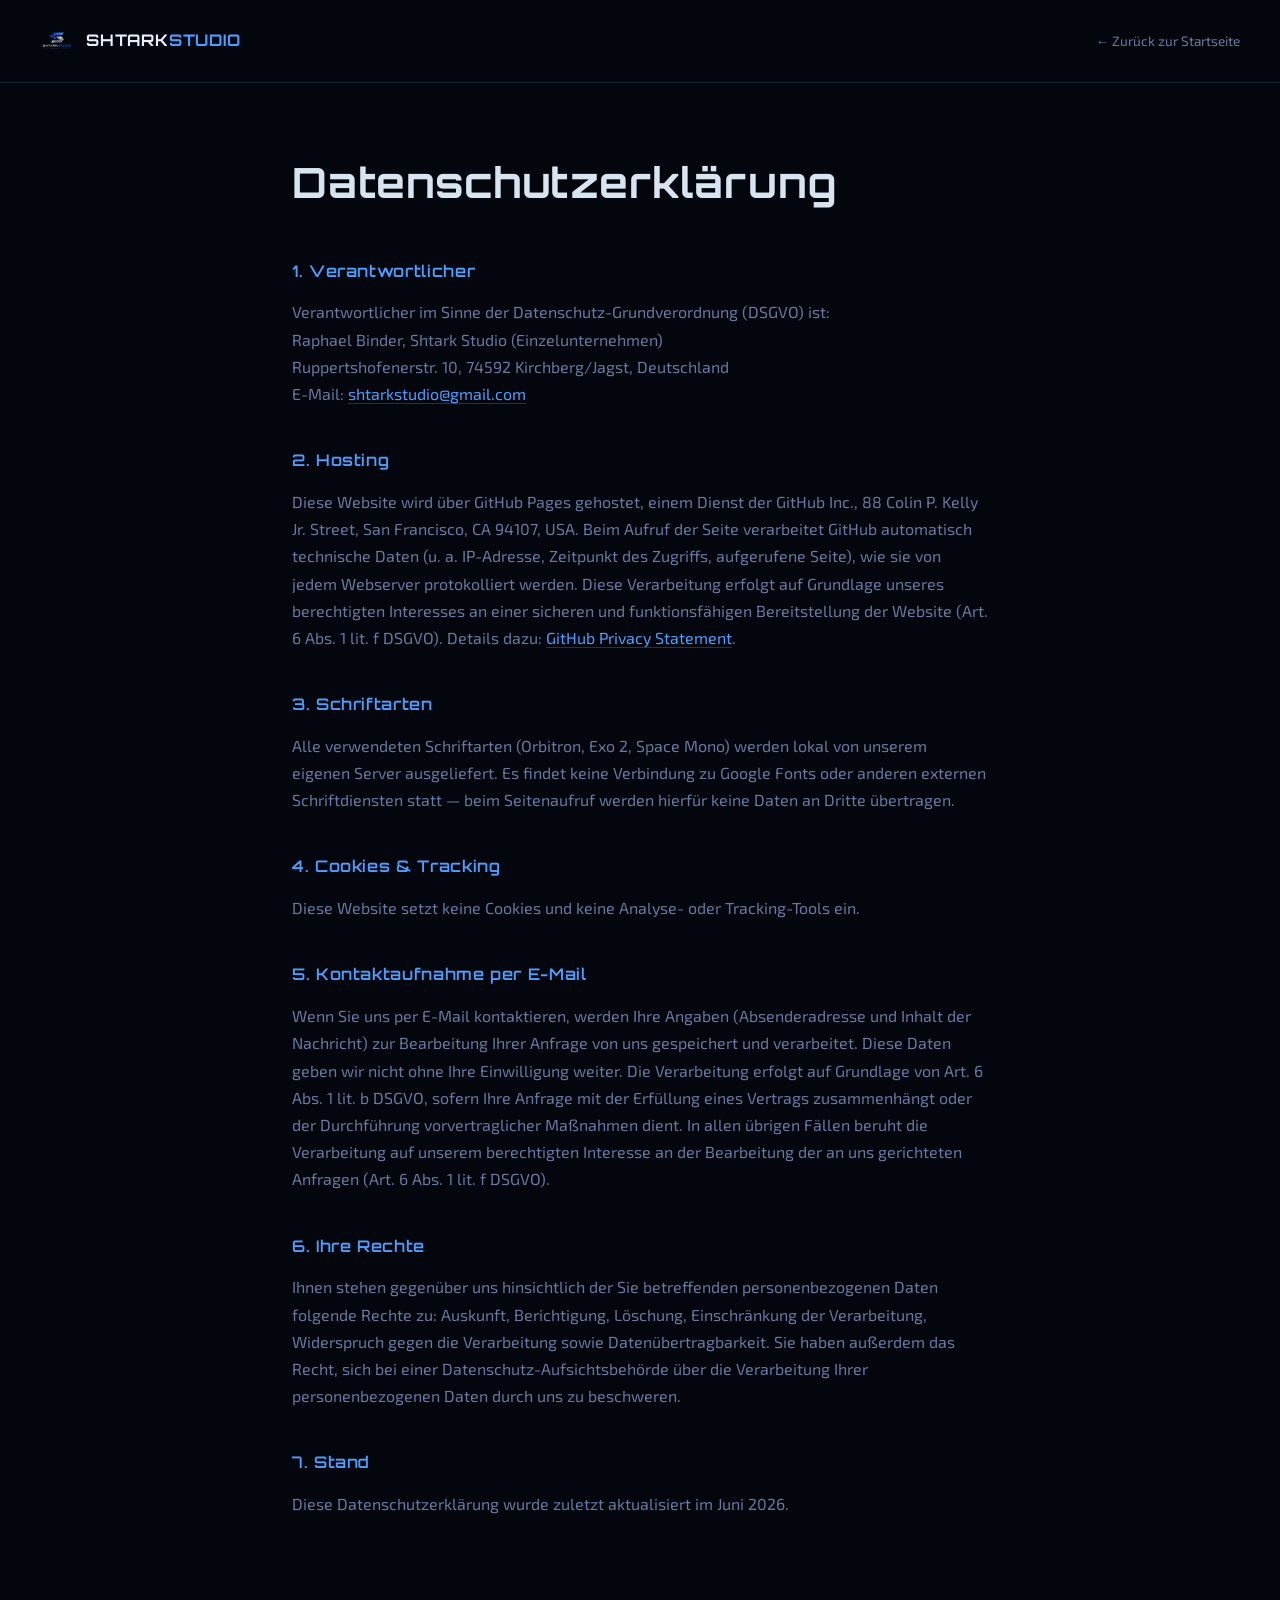
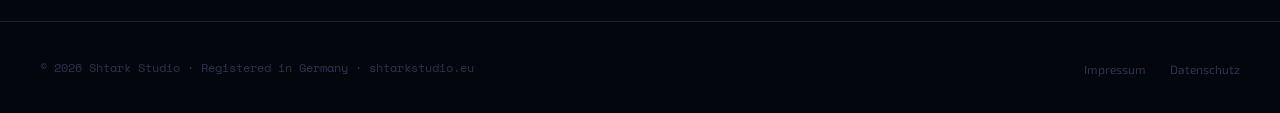
<file: datenschutz.html>
<!DOCTYPE html>
<html lang="de">
<head>
<meta charset="UTF-8">
<meta name="viewport" content="width=device-width, initial-scale=1.0">
<title>Datenschutzerklärung — Shtark Studio</title>
<meta name="robots" content="noindex">
<link rel="canonical" href="https://shtarkstudio.eu/datenschutz.html">
<link rel="icon" type="image/png" href="shtarkstudio.png">
<meta name="theme-color" content="#04060D">
<link rel="stylesheet" href="legal.css">
</head>
<body>

<header class="legal-header">
  <a href="index.html" class="legal-logo">
    <img src="shtarkstudio.png" alt="Shtark Studio Logo">
    <span>SHTARK<span class="accent">STUDIO</span></span>
  </a>
  <a href="index.html" class="legal-back">← Zurück zur Startseite</a>
</header>

<main class="legal-main">
  <h1>Datenschutzerklärung</h1>

  <h2>1. Verantwortlicher</h2>
  <p>Verantwortlicher im Sinne der Datenschutz-Grundverordnung (DSGVO) ist:<br>
  Raphael Binder, Shtark Studio (Einzelunternehmen)<br>
  Ruppertshofenerstr. 10, 74592 Kirchberg/Jagst, Deutschland<br>
  E-Mail: <a href="mailto:shtarkstudio@gmail.com">shtarkstudio@gmail.com</a></p>

  <h2>2. Hosting</h2>
  <p>Diese Website wird über GitHub Pages gehostet, einem Dienst der GitHub Inc., 88 Colin P. Kelly Jr. Street, San Francisco, CA 94107, USA. Beim Aufruf der Seite verarbeitet GitHub automatisch technische Daten (u. a. IP-Adresse, Zeitpunkt des Zugriffs, aufgerufene Seite), wie sie von jedem Webserver protokolliert werden. Diese Verarbeitung erfolgt auf Grundlage unseres berechtigten Interesses an einer sicheren und funktionsfähigen Bereitstellung der Website (Art. 6 Abs. 1 lit. f DSGVO). Details dazu: <a href="https://docs.github.com/en/site-policy/privacy-policies/github-general-privacy-statement" target="_blank" rel="noopener">GitHub Privacy Statement</a>.</p>

  <h2>3. Schriftarten</h2>
  <p>Alle verwendeten Schriftarten (Orbitron, Exo 2, Space Mono) werden lokal von unserem eigenen Server ausgeliefert. Es findet keine Verbindung zu Google Fonts oder anderen externen Schriftdiensten statt — beim Seitenaufruf werden hierfür keine Daten an Dritte übertragen.</p>

  <h2>4. Cookies & Tracking</h2>
  <p>Diese Website setzt keine Cookies und keine Analyse- oder Tracking-Tools ein.</p>

  <h2>5. Kontaktaufnahme per E-Mail</h2>
  <p>Wenn Sie uns per E-Mail kontaktieren, werden Ihre Angaben (Absenderadresse und Inhalt der Nachricht) zur Bearbeitung Ihrer Anfrage von uns gespeichert und verarbeitet. Diese Daten geben wir nicht ohne Ihre Einwilligung weiter. Die Verarbeitung erfolgt auf Grundlage von Art. 6 Abs. 1 lit. b DSGVO, sofern Ihre Anfrage mit der Erfüllung eines Vertrags zusammenhängt oder der Durchführung vorvertraglicher Maßnahmen dient. In allen übrigen Fällen beruht die Verarbeitung auf unserem berechtigten Interesse an der Bearbeitung der an uns gerichteten Anfragen (Art. 6 Abs. 1 lit. f DSGVO).</p>

  <h2>6. Ihre Rechte</h2>
  <p>Ihnen stehen gegenüber uns hinsichtlich der Sie betreffenden personenbezogenen Daten folgende Rechte zu: Auskunft, Berichtigung, Löschung, Einschränkung der Verarbeitung, Widerspruch gegen die Verarbeitung sowie Datenübertragbarkeit. Sie haben außerdem das Recht, sich bei einer Datenschutz-Aufsichtsbehörde über die Verarbeitung Ihrer personenbezogenen Daten durch uns zu beschweren.</p>

  <h2>7. Stand</h2>
  <p>Diese Datenschutzerklärung wurde zuletzt aktualisiert im Juni 2026.</p>
</main>

<footer class="legal-footer">
  <p>© 2026 Shtark Studio · Registered in Germany · shtarkstudio.eu</p>
  <ul>
    <li><a href="impressum.html">Impressum</a></li>
    <li><a href="datenschutz.html">Datenschutz</a></li>
  </ul>
</footer>

</body>
</html>
</file>
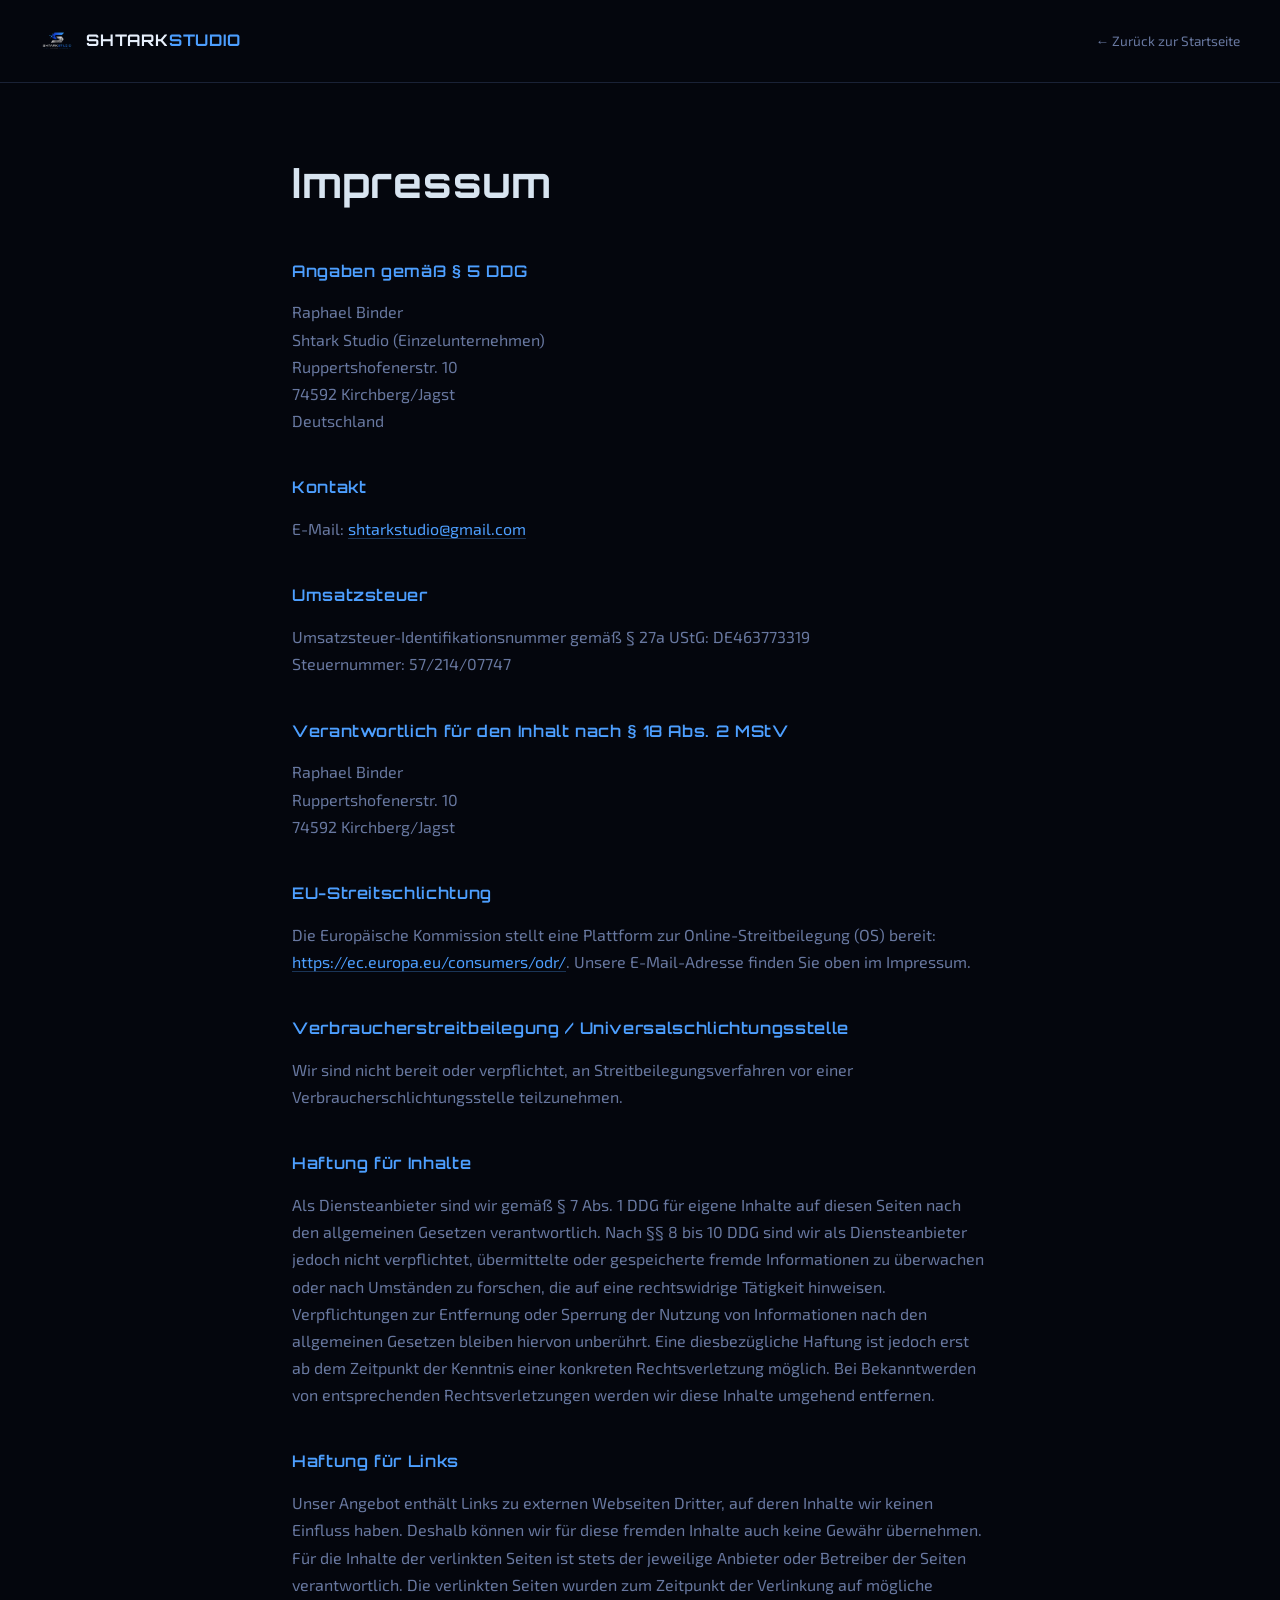
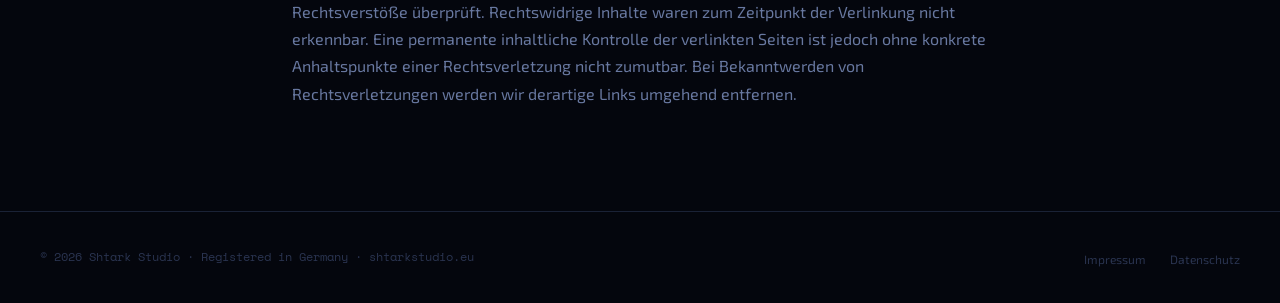
<file: impressum.html>
<!DOCTYPE html>
<html lang="de">
<head>
<meta charset="UTF-8">
<meta name="viewport" content="width=device-width, initial-scale=1.0">
<title>Impressum — Shtark Studio</title>
<meta name="robots" content="noindex">
<link rel="canonical" href="https://shtarkstudio.eu/impressum.html">
<link rel="icon" type="image/png" href="shtarkstudio.png">
<meta name="theme-color" content="#04060D">
<link rel="stylesheet" href="legal.css">
</head>
<body>

<header class="legal-header">
  <a href="index.html" class="legal-logo">
    <img src="shtarkstudio.png" alt="Shtark Studio Logo">
    <span>SHTARK<span class="accent">STUDIO</span></span>
  </a>
  <a href="index.html" class="legal-back">← Zurück zur Startseite</a>
</header>

<main class="legal-main">
  <h1>Impressum</h1>

  <h2>Angaben gemäß § 5 DDG</h2>
  <p>Raphael Binder<br>
  Shtark Studio (Einzelunternehmen)<br>
  Ruppertshofenerstr. 10<br>
  74592 Kirchberg/Jagst<br>
  Deutschland</p>

  <h2>Kontakt</h2>
  <p>E-Mail: <a href="mailto:shtarkstudio@gmail.com">shtarkstudio@gmail.com</a></p>

  <h2>Umsatzsteuer</h2>
  <p>Umsatzsteuer-Identifikationsnummer gemäß § 27a UStG: DE463773319<br>
  Steuernummer: 57/214/07747</p>

  <h2>Verantwortlich für den Inhalt nach § 18 Abs. 2 MStV</h2>
  <p>Raphael Binder<br>Ruppertshofenerstr. 10<br>74592 Kirchberg/Jagst</p>

  <h2>EU-Streitschlichtung</h2>
  <p>Die Europäische Kommission stellt eine Plattform zur Online-Streitbeilegung (OS) bereit: <a href="https://ec.europa.eu/consumers/odr/" target="_blank" rel="noopener">https://ec.europa.eu/consumers/odr/</a>. Unsere E-Mail-Adresse finden Sie oben im Impressum.</p>

  <h2>Verbraucherstreitbeilegung / Universalschlichtungsstelle</h2>
  <p>Wir sind nicht bereit oder verpflichtet, an Streitbeilegungsverfahren vor einer Verbraucherschlichtungsstelle teilzunehmen.</p>

  <h2>Haftung für Inhalte</h2>
  <p>Als Diensteanbieter sind wir gemäß § 7 Abs. 1 DDG für eigene Inhalte auf diesen Seiten nach den allgemeinen Gesetzen verantwortlich. Nach §§ 8 bis 10 DDG sind wir als Diensteanbieter jedoch nicht verpflichtet, übermittelte oder gespeicherte fremde Informationen zu überwachen oder nach Umständen zu forschen, die auf eine rechtswidrige Tätigkeit hinweisen. Verpflichtungen zur Entfernung oder Sperrung der Nutzung von Informationen nach den allgemeinen Gesetzen bleiben hiervon unberührt. Eine diesbezügliche Haftung ist jedoch erst ab dem Zeitpunkt der Kenntnis einer konkreten Rechtsverletzung möglich. Bei Bekanntwerden von entsprechenden Rechtsverletzungen werden wir diese Inhalte umgehend entfernen.</p>

  <h2>Haftung für Links</h2>
  <p>Unser Angebot enthält Links zu externen Webseiten Dritter, auf deren Inhalte wir keinen Einfluss haben. Deshalb können wir für diese fremden Inhalte auch keine Gewähr übernehmen. Für die Inhalte der verlinkten Seiten ist stets der jeweilige Anbieter oder Betreiber der Seiten verantwortlich. Die verlinkten Seiten wurden zum Zeitpunkt der Verlinkung auf mögliche Rechtsverstöße überprüft. Rechtswidrige Inhalte waren zum Zeitpunkt der Verlinkung nicht erkennbar. Eine permanente inhaltliche Kontrolle der verlinkten Seiten ist jedoch ohne konkrete Anhaltspunkte einer Rechtsverletzung nicht zumutbar. Bei Bekanntwerden von Rechtsverletzungen werden wir derartige Links umgehend entfernen.</p>
</main>

<footer class="legal-footer">
  <p>© 2026 Shtark Studio · Registered in Germany · shtarkstudio.eu</p>
  <ul>
    <li><a href="impressum.html">Impressum</a></li>
    <li><a href="datenschutz.html">Datenschutz</a></li>
  </ul>
</footer>

</body>
</html>
</file>
<file: legal.css>
@font-face{font-family:'Orbitron';font-style:normal;font-weight:400 900;font-display:swap;src:url('fonts/orbitron.woff2') format('woff2');}
@font-face{font-family:'Exo 2';font-style:normal;font-weight:300 600;font-display:swap;src:url('fonts/exo2.woff2') format('woff2');}
@font-face{font-family:'Space Mono';font-style:normal;font-weight:400;font-display:swap;src:url('fonts/spacemono-regular.woff2') format('woff2');}
@font-face{font-family:'Space Mono';font-style:normal;font-weight:700;font-display:swap;src:url('fonts/spacemono-bold.woff2') format('woff2');}

*,*::before,*::after{box-sizing:border-box;margin:0;padding:0;}
:root{
  --bg:#04060D;--card:#0A0E1A;--border:#1A2236;
  --blue:#1E6FFF;--blue2:#4D9FFF;--silver:#B8C4D4;--silver2:#D8E4F0;
  --text:#E8F0FC;--muted:#6878A0;--dim:#2A3450;
}
body{background:var(--bg);color:var(--text);font-family:'Exo 2',sans-serif;font-size:16px;line-height:1.7;}

.legal-header{
  display:flex;align-items:center;justify-content:space-between;flex-wrap:wrap;gap:1rem;
  padding:1.5rem 2.5rem;border-bottom:1px solid var(--border);
}
.legal-logo{display:flex;align-items:center;gap:0.75rem;text-decoration:none;color:var(--text);
  font-family:'Orbitron',sans-serif;font-size:1rem;font-weight:700;letter-spacing:0.05em;}
.legal-logo img{height:34px;width:34px;object-fit:contain;}
.legal-logo span.accent{color:var(--blue2);}
.legal-back{color:var(--muted);text-decoration:none;font-size:0.85rem;transition:color 0.2s;}
.legal-back:hover{color:var(--blue2);}

.legal-main{max-width:760px;margin:0 auto;padding:4rem 2rem 6rem;}
.legal-main h1{
  font-family:'Orbitron',sans-serif;font-size:clamp(1.8rem,4vw,2.6rem);
  color:var(--silver2);margin-bottom:2.5rem;letter-spacing:0.02em;
}
.legal-main h2{
  font-family:'Orbitron',sans-serif;font-size:1rem;font-weight:600;
  color:var(--blue2);letter-spacing:0.04em;margin:2.5rem 0 0.85rem;
}
.legal-main p{color:var(--muted);margin-bottom:0.5rem;}
.legal-main.center{text-align:center;}
.legal-main.center h1{margin-bottom:1.25rem;}
.legal-main.center p{max-width:480px;margin:0 auto 0.75rem;}
.placeholder-badge{
  width:64px;height:64px;margin:0 auto 1.5rem;border-radius:18px;
  background:linear-gradient(135deg,#1E6FFF,#0A40CC);
  display:grid;place-items:center;font-size:1.6rem;
  box-shadow:0 0 30px rgba(30,111,255,0.35);
  border:1px solid rgba(100,160,255,0.3);
}
.legal-main a{color:var(--blue2);text-decoration:none;border-bottom:1px solid rgba(77,159,255,0.3);}
.legal-main a:hover{border-bottom-color:var(--blue2);}

.legal-footer{
  border-top:1px solid var(--border);padding:2rem 2.5rem;
  display:flex;align-items:center;justify-content:space-between;flex-wrap:wrap;gap:1rem;
}
.legal-footer p{font-size:0.75rem;color:var(--dim);font-family:'Space Mono',monospace;}
.legal-footer ul{display:flex;gap:1.5rem;list-style:none;}
.legal-footer a{font-size:0.75rem;color:var(--dim);text-decoration:none;border-bottom:none;}
.legal-footer a:hover{color:var(--muted);}

@media(max-width:600px){
  .legal-header{padding:1.25rem 1.5rem;}
  .legal-main{padding:3rem 1.25rem 4rem;}
  .legal-footer{flex-direction:column;text-align:center;padding:1.5rem;}
}
</file>
